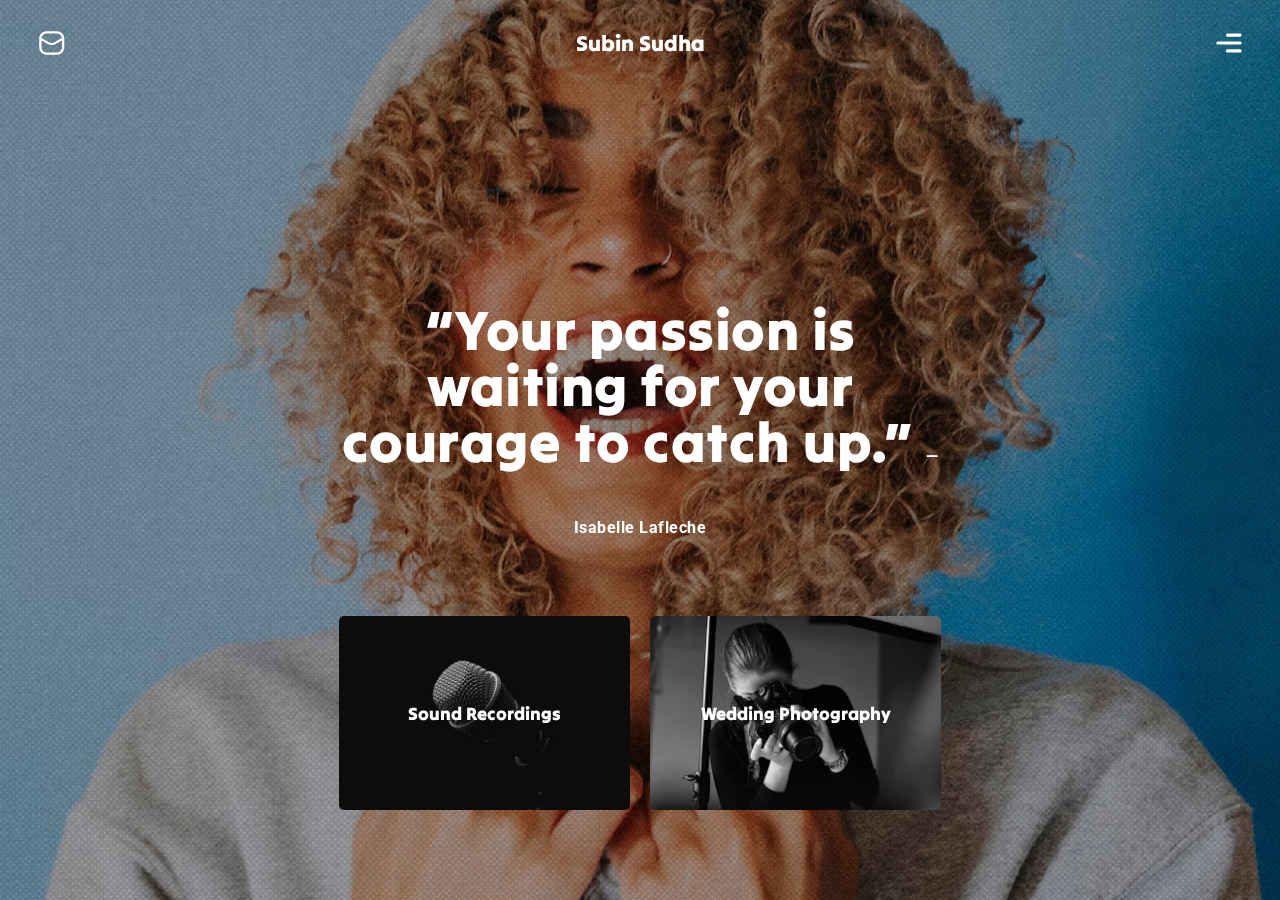
<file: index.html>
<!DOCTYPE html>
<html lang="en">
  <head>
    <meta charset="UTF-8" />
    <link rel="icon" href="./assets/images/favicon.ico" />
    <meta
      name="viewport"
      content="width=device-width,initial-scale=1.0, user-scalable=no"
    />

    <link rel="stylesheet" href="./assets/style/main.css" />
    <title>Subin Sudha | Wedding photographer</title>
  </head>
  <body>
    <header class="main-header">
      <div class="container-fluid">
        <div class="row">
          <div class="header-block">
            <div class="header-action">
              <a href="mailto:subinkumarpsabc@gmail.com" class="btn mail">
                <svg viewBox="0 -0.5 25 25" fill="none">
                  <path
                    d="M19.7505 9.02905C19.7652 9.443 20.1127 9.76663 20.5267 9.75189C20.9406 9.73715 21.2643 9.38962 21.2495 8.97567L19.7505 9.02905ZM16.214 5.00236V5.75236C16.2224 5.75236 16.2307 5.75222 16.2391 5.75194L16.214 5.00236ZM9.786 5.00236L9.76095 5.75194C9.7693 5.75222 9.77765 5.75236 9.786 5.75236V5.00236ZM4.75048 8.97567C4.73573 9.38962 5.05936 9.73715 5.47331 9.75189C5.88726 9.76663 6.23478 9.443 6.24952 9.02905L4.75048 8.97567ZM21.25 9.00236C21.25 8.58815 20.9142 8.25236 20.5 8.25236C20.0858 8.25236 19.75 8.58815 19.75 9.00236H21.25ZM20.5 15.0024L21.2495 15.029C21.2498 15.0202 21.25 15.0113 21.25 15.0024H20.5ZM16.214 19.0024L16.2391 18.2528C16.2307 18.2525 16.2224 18.2524 16.214 18.2524V19.0024ZM9.786 19.0024V18.2524C9.77765 18.2524 9.7693 18.2525 9.76095 18.2528L9.786 19.0024ZM5.5 15.0024H4.75C4.75 15.0113 4.75016 15.0202 4.75048 15.029L5.5 15.0024ZM6.25 9.00236C6.25 8.58815 5.91421 8.25236 5.5 8.25236C5.08579 8.25236 4.75 8.58815 4.75 9.00236H6.25ZM20.8783 9.64996C21.236 9.44103 21.3565 8.98172 21.1476 8.62406C20.9387 8.2664 20.4794 8.14583 20.1217 8.35476L20.8783 9.64996ZM15.236 12.0774L14.8577 11.4297L14.8515 11.4334L15.236 12.0774ZM10.764 12.0774L11.1486 11.4334L11.1423 11.4298L10.764 12.0774ZM5.8783 8.35476C5.52064 8.14583 5.06133 8.2664 4.8524 8.62406C4.64347 8.98172 4.76404 9.44103 5.1217 9.64996L5.8783 8.35476ZM21.2495 8.97567C21.1534 6.27536 18.8895 4.16252 16.1889 4.25278L16.2391 5.75194C18.1129 5.68931 19.6838 7.15537 19.7505 9.02905L21.2495 8.97567ZM16.214 4.25236H9.786V5.75236H16.214V4.25236ZM9.81105 4.25278C7.11054 4.16252 4.84663 6.27536 4.75048 8.97567L6.24952 9.02905C6.31625 7.15537 7.88712 5.68931 9.76095 5.75194L9.81105 4.25278ZM19.75 9.00236V15.0024H21.25V9.00236H19.75ZM19.7505 14.9757C19.6838 16.8494 18.1129 18.3154 16.2391 18.2528L16.1889 19.7519C18.8895 19.8422 21.1534 17.7294 21.2495 15.029L19.7505 14.9757ZM16.214 18.2524H9.786V19.7524H16.214V18.2524ZM9.76095 18.2528C7.88712 18.3154 6.31624 16.8494 6.24952 14.9757L4.75048 15.029C4.84663 17.7294 7.11054 19.8422 9.81105 19.7519L9.76095 18.2528ZM6.25 15.0024V9.00236H4.75V15.0024H6.25ZM20.1217 8.35476L14.8577 11.4298L15.6143 12.725L20.8783 9.64996L20.1217 8.35476ZM14.8515 11.4334C13.7111 12.1145 12.2889 12.1145 11.1485 11.4334L10.3795 12.7213C11.9935 13.6852 14.0065 13.6852 15.6205 12.7213L14.8515 11.4334ZM11.1423 11.4298L5.8783 8.35476L5.1217 9.64996L10.3857 12.725L11.1423 11.4298Z"
                    fill="#ffffff"
                  />
                </svg>
              </a>
            </div>
            <div class="header-logo">
              <a href="/subinsudhagalleryHtml">
                <h3>Subin Sudha</h3>
              </a>
            </div>
            <div class="header-action">
              <button class="btn menu" id="nav-menu-toggle">
                <svg viewBox="0 0 24 24" fill="none">
                  <path
                    d="M11 17H19M5 12H19M11 7H19"
                    stroke="#ffffff"
                    stroke-width="2"
                    stroke-linecap="round"
                    stroke-linejoin="round"
                  />
                </svg>
              </button>
            </div>
          </div>
        </div>
      </div>
    </header>

    <main class="main">
      <div class="landing-banner">
        <div class="banner-overlay"></div>
      </div>
      <div class="landing-content">
        <div class="landing-content-text">
          <!-- <h1>
            “Love what you do and do what you love. Passion is the key that
            opens the door to joy and abundance.”
            <span>— David Cuschieri</span>
          </h1> -->
          <h1>
            “Your passion is waiting for your courage to catch up.”
            <span>— Isabelle Lafleche</span>
          </h1>
        </div>
        <div class="landing-showcase">
          <ul class="showcase-list">
            <li>
              <a href="/subinsudhagalleryHtml/sounds.html">
                <img
                  src="./assets/images/show_horizontal_1.jpg"
                  alt="showcase image"
                />
                <span>Sound Recordings</span>
              </a>
            </li>
            <li>
              <a href="/subinsudhagalleryHtml/stories.html">
                <img
                  src="./assets/images/show_horizontal_2.jpg"
                  alt="showcase image"
                />
                <span>Wedding Photography</span>
              </a>
            </li>
          </ul>
        </div>
      </div>
    </main>

    <!-- side menu -->
    <div class="overlay" id="menu-overlay"></div>
    <aside class="main-navigation" id="main-navigation">
      <!-- <button class="theme-change" id="theme-toggle">Dark mode</button> -->
      <button class="close-nav" id="nav-menu-close">
        <svg viewBox="0 -0.5 25 25" fill="none">
          <path
            d="M6.96967 16.4697C6.67678 16.7626 6.67678 17.2374 6.96967 17.5303C7.26256 17.8232 7.73744 17.8232 8.03033 17.5303L6.96967 16.4697ZM13.0303 12.5303C13.3232 12.2374 13.3232 11.7626 13.0303 11.4697C12.7374 11.1768 12.2626 11.1768 11.9697 11.4697L13.0303 12.5303ZM11.9697 11.4697C11.6768 11.7626 11.6768 12.2374 11.9697 12.5303C12.2626 12.8232 12.7374 12.8232 13.0303 12.5303L11.9697 11.4697ZM18.0303 7.53033C18.3232 7.23744 18.3232 6.76256 18.0303 6.46967C17.7374 6.17678 17.2626 6.17678 16.9697 6.46967L18.0303 7.53033ZM13.0303 11.4697C12.7374 11.1768 12.2626 11.1768 11.9697 11.4697C11.6768 11.7626 11.6768 12.2374 11.9697 12.5303L13.0303 11.4697ZM16.9697 17.5303C17.2626 17.8232 17.7374 17.8232 18.0303 17.5303C18.3232 17.2374 18.3232 16.7626 18.0303 16.4697L16.9697 17.5303ZM11.9697 12.5303C12.2626 12.8232 12.7374 12.8232 13.0303 12.5303C13.3232 12.2374 13.3232 11.7626 13.0303 11.4697L11.9697 12.5303ZM8.03033 6.46967C7.73744 6.17678 7.26256 6.17678 6.96967 6.46967C6.67678 6.76256 6.67678 7.23744 6.96967 7.53033L8.03033 6.46967ZM8.03033 17.5303L13.0303 12.5303L11.9697 11.4697L6.96967 16.4697L8.03033 17.5303ZM13.0303 12.5303L18.0303 7.53033L16.9697 6.46967L11.9697 11.4697L13.0303 12.5303ZM11.9697 12.5303L16.9697 17.5303L18.0303 16.4697L13.0303 11.4697L11.9697 12.5303ZM13.0303 11.4697L8.03033 6.46967L6.96967 7.53033L11.9697 12.5303L13.0303 11.4697Z"
            fill="#000000"
          />
        </svg>
      </button>

      <div class="nav-container">
        <nav class="aside-row main-nav">
          <ul class="nav-list">
            <li class="nav-item">
              <a
                href="/subinsudhagalleryHtml/download-photos.html"
                data-text="Get your photos"
                >Get your photos</a
              >
            </li>
            <li class="nav-item">
              <a
                href="/subinsudhagalleryHtml/about-me.html"
                data-text="About me"
                >About me</a
              >
            </li>
            <li class="nav-item">
              <a
                href="/subinsudhagalleryHtml/sounds.html"
                data-text="Sound Recordings"
                >Sound Recordings</a
              >
            </li>
            <li class="nav-item">
              <a
                href="/subinsudhagalleryHtml/stories.html"
                data-text="Photography"
                >Photography</a
              >
            </li>
            <li class="nav-item">
              <a
                href="/subinsudhagalleryHtml/contact-me.html"
                data-text="Get in touch"
                >Get in touch</a
              >
            </li>
          </ul>
        </nav>
        <!-- <div class="aside-row theme-selector">hiiii</div> -->
        <div class="aside-row copyright-text">
          <p>
            All rights reserved. &copy;
            <script type="text/javascript">
              document.write(new Date().getFullYear());
            </script>
          </p>
          <p class="special-txt">
            Made with
            <svg
              class="heart-svg"
              fill="#ff0000"
              width="14px"
              height="14px"
              viewBox="0 0 32 32"
            >
              <path
                d="M26.996 12.898c-.064-2.207-1.084-4.021-2.527-5.13-1.856-1.428-4.415-1.69-6.542-.132-.702.516-1.359 1.23-1.927 2.168-.568-.938-1.224-1.652-1.927-2.167-2.127-1.559-4.685-1.297-6.542.132-1.444 1.109-2.463 2.923-2.527 5.13-.035 1.172.145 2.48.788 3.803 1.01 2.077 5.755 6.695 10.171 10.683l.035.038.002-.002.002.002.036-.038c4.415-3.987 9.159-8.605 10.17-10.683.644-1.323.822-2.632.788-3.804z"
              />
            </svg>
            by Arun
          </p>
        </div>
      </div>
    </aside>

    <div id="scroll-to-top"></div>

    <!-- Scripts -->
    <script src="https://code.jquery.com/jquery-2.2.4.min.js"></script>
    <script src="./assets/js/index.js"></script>
  </body>
</html>
</file>
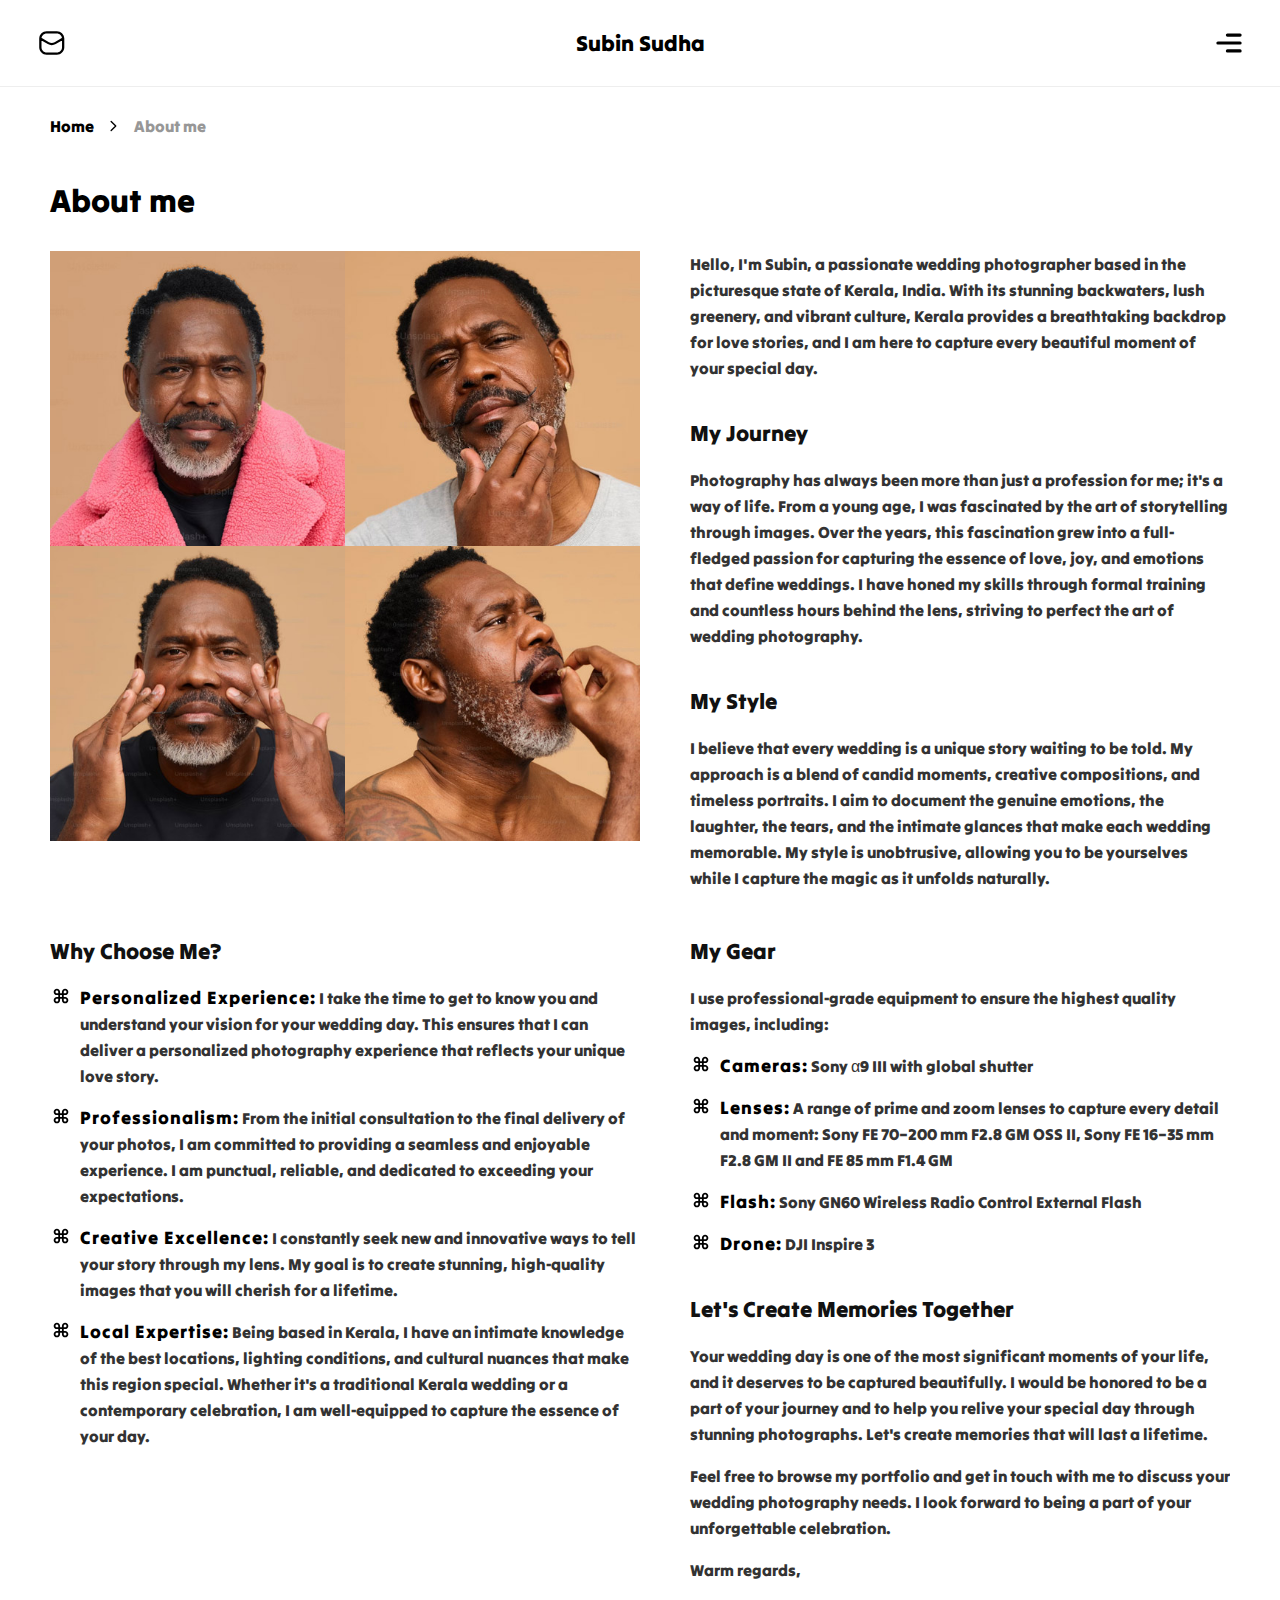
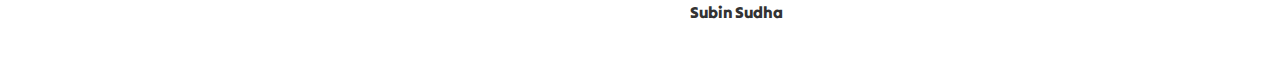
<file: about-me.html>
<!DOCTYPE html>
<html lang="en">
  <head>
    <meta charset="UTF-8" />
    <link rel="icon" href="./assets/images/favicon.ico" />
    <meta
      name="viewport"
      content="width=device-width,initial-scale=1.0, user-scalable=no"
    />

    <link rel="stylesheet" href="./assets/style/simpleLightbox.min.css" />
    <link rel="stylesheet" href="./assets/style/main.css" />
    <title>Subin Sudha | About me</title>
  </head>
  <body>
    <header class="main-header header-light">
      <div class="container-fluid">
        <div class="row">
          <div class="header-block">
            <div class="header-action">
              <a href="mailto:subinkumarpsabc@gmail.com" class="btn mail">
                <svg viewBox="0 -0.5 25 25" fill="none">
                  <path
                    d="M19.7505 9.02905C19.7652 9.443 20.1127 9.76663 20.5267 9.75189C20.9406 9.73715 21.2643 9.38962 21.2495 8.97567L19.7505 9.02905ZM16.214 5.00236V5.75236C16.2224 5.75236 16.2307 5.75222 16.2391 5.75194L16.214 5.00236ZM9.786 5.00236L9.76095 5.75194C9.7693 5.75222 9.77765 5.75236 9.786 5.75236V5.00236ZM4.75048 8.97567C4.73573 9.38962 5.05936 9.73715 5.47331 9.75189C5.88726 9.76663 6.23478 9.443 6.24952 9.02905L4.75048 8.97567ZM21.25 9.00236C21.25 8.58815 20.9142 8.25236 20.5 8.25236C20.0858 8.25236 19.75 8.58815 19.75 9.00236H21.25ZM20.5 15.0024L21.2495 15.029C21.2498 15.0202 21.25 15.0113 21.25 15.0024H20.5ZM16.214 19.0024L16.2391 18.2528C16.2307 18.2525 16.2224 18.2524 16.214 18.2524V19.0024ZM9.786 19.0024V18.2524C9.77765 18.2524 9.7693 18.2525 9.76095 18.2528L9.786 19.0024ZM5.5 15.0024H4.75C4.75 15.0113 4.75016 15.0202 4.75048 15.029L5.5 15.0024ZM6.25 9.00236C6.25 8.58815 5.91421 8.25236 5.5 8.25236C5.08579 8.25236 4.75 8.58815 4.75 9.00236H6.25ZM20.8783 9.64996C21.236 9.44103 21.3565 8.98172 21.1476 8.62406C20.9387 8.2664 20.4794 8.14583 20.1217 8.35476L20.8783 9.64996ZM15.236 12.0774L14.8577 11.4297L14.8515 11.4334L15.236 12.0774ZM10.764 12.0774L11.1486 11.4334L11.1423 11.4298L10.764 12.0774ZM5.8783 8.35476C5.52064 8.14583 5.06133 8.2664 4.8524 8.62406C4.64347 8.98172 4.76404 9.44103 5.1217 9.64996L5.8783 8.35476ZM21.2495 8.97567C21.1534 6.27536 18.8895 4.16252 16.1889 4.25278L16.2391 5.75194C18.1129 5.68931 19.6838 7.15537 19.7505 9.02905L21.2495 8.97567ZM16.214 4.25236H9.786V5.75236H16.214V4.25236ZM9.81105 4.25278C7.11054 4.16252 4.84663 6.27536 4.75048 8.97567L6.24952 9.02905C6.31625 7.15537 7.88712 5.68931 9.76095 5.75194L9.81105 4.25278ZM19.75 9.00236V15.0024H21.25V9.00236H19.75ZM19.7505 14.9757C19.6838 16.8494 18.1129 18.3154 16.2391 18.2528L16.1889 19.7519C18.8895 19.8422 21.1534 17.7294 21.2495 15.029L19.7505 14.9757ZM16.214 18.2524H9.786V19.7524H16.214V18.2524ZM9.76095 18.2528C7.88712 18.3154 6.31624 16.8494 6.24952 14.9757L4.75048 15.029C4.84663 17.7294 7.11054 19.8422 9.81105 19.7519L9.76095 18.2528ZM6.25 15.0024V9.00236H4.75V15.0024H6.25ZM20.1217 8.35476L14.8577 11.4298L15.6143 12.725L20.8783 9.64996L20.1217 8.35476ZM14.8515 11.4334C13.7111 12.1145 12.2889 12.1145 11.1485 11.4334L10.3795 12.7213C11.9935 13.6852 14.0065 13.6852 15.6205 12.7213L14.8515 11.4334ZM11.1423 11.4298L5.8783 8.35476L5.1217 9.64996L10.3857 12.725L11.1423 11.4298Z"
                    fill="#ffffff"
                  />
                </svg>
              </a>
            </div>
            <div class="header-logo">
              <a href="/subinsudhagalleryHtml">
                <h3>Subin Sudha</h3>
              </a>
            </div>
            <div class="header-action">
              <button class="btn menu" id="nav-menu-toggle">
                <svg viewBox="0 0 24 24" fill="none">
                  <path
                    d="M11 17H19M5 12H19M11 7H19"
                    stroke="#ffffff"
                    stroke-width="2"
                    stroke-linecap="round"
                    stroke-linejoin="round"
                  />
                </svg>
              </button>
            </div>
          </div>
        </div>
      </div>
    </header>

    <main class="page-wrapper">
      <div class="container">
        <div class="row">
          <div class="breadcrumb">
            <ul class="breadcrumb-list">
              <li class="breadcrumb-item">
                <a href="/subinsudhagalleryHtml">Home</a>
              </li>
              <li class="breadcrumb-item">
                <span>About me</span>
              </li>
            </ul>
          </div>
        </div>
        <div class="row">
          <div class="section-header">
            <h2>About me</h2>
          </div>
          <div class="content-wrapper">
            <div class="single-page-wrapper wrapper__flex">
              <div class="page-splits split__left">
                <img
                  class="about-image"
                  src="./assets/images/about-image.jpg"
                />
              </div>
              <div class="page-splits split__right">
                <div class="about-me-content">
                  <p>
                    Hello, I'm Subin, a passionate wedding photographer based in
                    the picturesque state of Kerala, India. With its stunning
                    backwaters, lush greenery, and vibrant culture, Kerala
                    provides a breathtaking backdrop for love stories, and I am
                    here to capture every beautiful moment of your special day.
                  </p>
                  <h3>My Journey</h3>
                  <p>
                    Photography has always been more than just a profession for
                    me; it's a way of life. From a young age, I was fascinated
                    by the art of storytelling through images. Over the years,
                    this fascination grew into a full-fledged passion for
                    capturing the essence of love, joy, and emotions that define
                    weddings. I have honed my skills through formal training and
                    countless hours behind the lens, striving to perfect the art
                    of wedding photography.
                  </p>
                  <h3>My Style</h3>
                  <p>
                    I believe that every wedding is a unique story waiting to be
                    told. My approach is a blend of candid moments, creative
                    compositions, and timeless portraits. I aim to document the
                    genuine emotions, the laughter, the tears, and the intimate
                    glances that make each wedding memorable. My style is
                    unobtrusive, allowing you to be yourselves while I capture
                    the magic as it unfolds naturally.
                  </p>
                </div>
              </div>
            </div>

            <div
              class="single-page-wrapper wrapper__flex single__page__wrapper__sub"
            >
              <div class="page-splits split__left">
                <div class="about-me-content">
                  <h3 class="mt-none">Why Choose Me?</h3>
                  <ul>
                    <li>
                      <strong>Personalized Experience:</strong> I take the time
                      to get to know you and understand your vision for your
                      wedding day. This ensures that I can deliver a
                      personalized photography experience that reflects your
                      unique love story.
                    </li>
                    <li>
                      <strong>Professionalism:</strong> From the initial
                      consultation to the final delivery of your photos, I am
                      committed to providing a seamless and enjoyable
                      experience. I am punctual, reliable, and dedicated to
                      exceeding your expectations.
                    </li>
                    <li>
                      <strong>Creative Excellence:</strong> I constantly seek
                      new and innovative ways to tell your story through my
                      lens. My goal is to create stunning, high-quality images
                      that you will cherish for a lifetime.
                    </li>
                    <li>
                      <strong>Local Expertise:</strong> Being based in Kerala, I
                      have an intimate knowledge of the best locations, lighting
                      conditions, and cultural nuances that make this region
                      special. Whether it's a traditional Kerala wedding or a
                      contemporary celebration, I am well-equipped to capture
                      the essence of your day.
                    </li>
                  </ul>
                </div>
              </div>
              <div class="page-splits split__right">
                <div class="about-me-content">
                  <h3 class="mt-none">My Gear</h3>
                  <p>
                    I use professional-grade equipment to ensure the highest
                    quality images, including:
                  </p>

                  <ul>
                    <li>
                      <strong>Cameras:</strong> Sony α9 III with global shutter
                    </li>
                    <li>
                      <strong>Lenses:</strong> A range of prime and zoom lenses
                      to capture every detail and moment: Sony FE 70–200 mm F2.8
                      GM OSS II, Sony FE 16–35 mm F2.8 GM II and FE 85 mm F1.4
                      GM
                    </li>
                    <li>
                      <strong>Flash:</strong> Sony GN60 Wireless Radio Control
                      External Flash
                    </li>
                    <li><strong>Drone:</strong> DJI Inspire 3</li>
                  </ul>

                  <h3>Let's Create Memories Together</h3>
                  <p>
                    Your wedding day is one of the most significant moments of
                    your life, and it deserves to be captured beautifully. I
                    would be honored to be a part of your journey and to help
                    you relive your special day through stunning photographs.
                    Let's create memories that will last a lifetime.
                  </p>
                  <p>
                    Feel free to browse my portfolio and get in touch with me to
                    discuss your wedding photography needs. I look forward to
                    being a part of your unforgettable celebration.
                  </p>
                  <p>Warm regards,</p>
                  <p><strong>Subin Sudha</strong></p>
                </div>
              </div>
            </div>

            <!-- 777777777777777777777777777777777777777777 -->
          </div>
        </div>
      </div>
    </main>

    <!-- side menu -->
    <div class="overlay" id="menu-overlay"></div>
    <aside class="main-navigation" id="main-navigation">
      <!-- <button class="theme-change" id="theme-toggle">Dark mode</button> -->
      <button class="close-nav" id="nav-menu-close">
        <svg viewBox="0 -0.5 25 25" fill="none">
          <path
            d="M6.96967 16.4697C6.67678 16.7626 6.67678 17.2374 6.96967 17.5303C7.26256 17.8232 7.73744 17.8232 8.03033 17.5303L6.96967 16.4697ZM13.0303 12.5303C13.3232 12.2374 13.3232 11.7626 13.0303 11.4697C12.7374 11.1768 12.2626 11.1768 11.9697 11.4697L13.0303 12.5303ZM11.9697 11.4697C11.6768 11.7626 11.6768 12.2374 11.9697 12.5303C12.2626 12.8232 12.7374 12.8232 13.0303 12.5303L11.9697 11.4697ZM18.0303 7.53033C18.3232 7.23744 18.3232 6.76256 18.0303 6.46967C17.7374 6.17678 17.2626 6.17678 16.9697 6.46967L18.0303 7.53033ZM13.0303 11.4697C12.7374 11.1768 12.2626 11.1768 11.9697 11.4697C11.6768 11.7626 11.6768 12.2374 11.9697 12.5303L13.0303 11.4697ZM16.9697 17.5303C17.2626 17.8232 17.7374 17.8232 18.0303 17.5303C18.3232 17.2374 18.3232 16.7626 18.0303 16.4697L16.9697 17.5303ZM11.9697 12.5303C12.2626 12.8232 12.7374 12.8232 13.0303 12.5303C13.3232 12.2374 13.3232 11.7626 13.0303 11.4697L11.9697 12.5303ZM8.03033 6.46967C7.73744 6.17678 7.26256 6.17678 6.96967 6.46967C6.67678 6.76256 6.67678 7.23744 6.96967 7.53033L8.03033 6.46967ZM8.03033 17.5303L13.0303 12.5303L11.9697 11.4697L6.96967 16.4697L8.03033 17.5303ZM13.0303 12.5303L18.0303 7.53033L16.9697 6.46967L11.9697 11.4697L13.0303 12.5303ZM11.9697 12.5303L16.9697 17.5303L18.0303 16.4697L13.0303 11.4697L11.9697 12.5303ZM13.0303 11.4697L8.03033 6.46967L6.96967 7.53033L11.9697 12.5303L13.0303 11.4697Z"
            fill="#000000"
          />
        </svg>
      </button>

      <div class="nav-container">
        <nav class="aside-row main-nav">
          <ul class="nav-list">
            <li class="nav-item">
              <a
                href="/subinsudhagalleryHtml/download-photos.html"
                data-text="Get your photos"
                >Get your photos</a
              >
            </li>
            <li class="nav-item active">
              <a href="javascript:void(0)" data-text="About me">About me</a>
            </li>
            <li class="nav-item">
              <a
                href="/subinsudhagalleryHtml/sounds.html"
                data-text="Sound Recordings"
                >Sound Recordings</a
              >
            </li>
            <li class="nav-item">
              <a
                href="/subinsudhagalleryHtml/stories.html"
                data-text="Photography"
                >Photography</a
              >
            </li>
            <li class="nav-item">
              <a
                href="/subinsudhagalleryHtml/contact-me.html"
                data-text="Get in touch"
                >Get in touch</a
              >
            </li>
          </ul>
        </nav>
        <!-- <div class="aside-row theme-selector">hiiii</div> -->
        <div class="aside-row copyright-text">
          <p>
            All rights reserved. &copy;
            <script type="text/javascript">
              document.write(new Date().getFullYear());
            </script>
          </p>
          <p class="special-txt">
            Made with
            <svg
              class="heart-svg"
              fill="#ff0000"
              width="14px"
              height="14px"
              viewBox="0 0 32 32"
            >
              <path
                d="M26.996 12.898c-.064-2.207-1.084-4.021-2.527-5.13-1.856-1.428-4.415-1.69-6.542-.132-.702.516-1.359 1.23-1.927 2.168-.568-.938-1.224-1.652-1.927-2.167-2.127-1.559-4.685-1.297-6.542.132-1.444 1.109-2.463 2.923-2.527 5.13-.035 1.172.145 2.48.788 3.803 1.01 2.077 5.755 6.695 10.171 10.683l.035.038.002-.002.002.002.036-.038c4.415-3.987 9.159-8.605 10.17-10.683.644-1.323.822-2.632.788-3.804z"
              />
            </svg>
            by Arun
          </p>
        </div>
      </div>
    </aside>

    <div class="scroll-to-top" id="scroll-to-top">
      <svg width="20px" height="20px" viewBox="0 0 24 24" fill="none">
        <path
          d="M5 15L10 9.84985C10.2563 9.57616 10.566 9.35814 10.9101 9.20898C11.2541 9.05983 11.625 8.98291 12 8.98291C12.375 8.98291 12.7459 9.05983 13.0899 9.20898C13.434 9.35814 13.7437 9.57616 14 9.84985L19 15"
          stroke="#ffffff"
          stroke-width="1.5"
          stroke-linecap="round"
          stroke-linejoin="round"
        />
      </svg>
    </div>

    <!-- Scripts -->
    <script src="https://code.jquery.com/jquery-2.2.4.min.js"></script>
    <script src="./assets/js/simpleLightbox.min.js"></script>
    <script src="./assets/js/index.js"></script>
    <script>
      $(".single-image-list a").simpleLightbox();
    </script>
  </body>
</html>
</file>
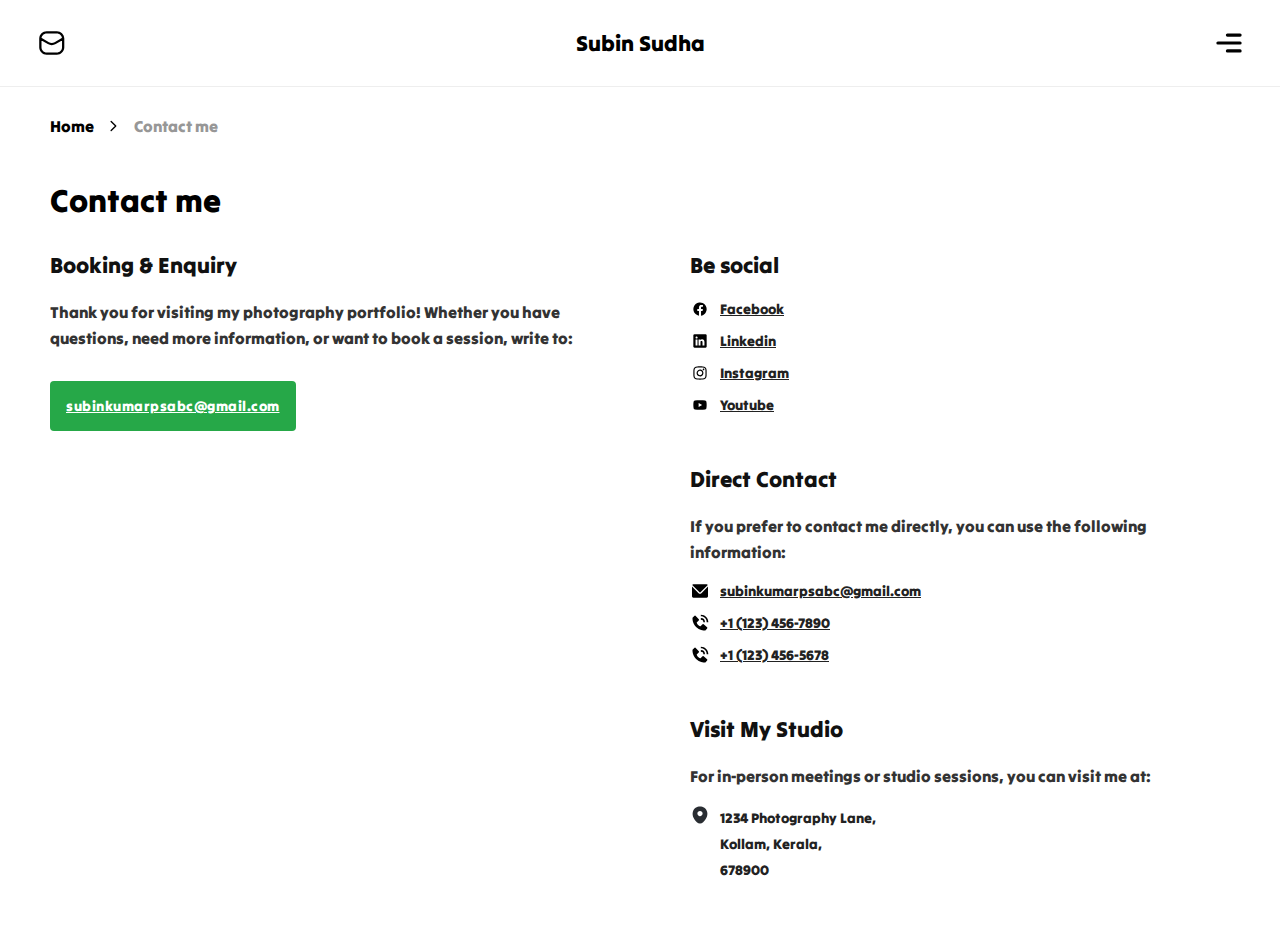
<file: contact-me.html>
<!DOCTYPE html>
<html lang="en">
  <head>
    <meta charset="UTF-8" />
    <link rel="icon" href="./assets/images/favicon.ico" />
    <meta
      name="viewport"
      content="width=device-width,initial-scale=1.0, user-scalable=no"
    />

    <link rel="stylesheet" href="./assets/style/simpleLightbox.min.css" />
    <link rel="stylesheet" href="./assets/style/main.css" />
    <title>Subin Sudha | Contact me</title>
  </head>
  <body>
    <header class="main-header header-light">
      <div class="container-fluid">
        <div class="row">
          <div class="header-block">
            <div class="header-action">
              <a href="mailto:subinkumarpsabc@gmail.com" class="btn mail">
                <svg viewBox="0 -0.5 25 25" fill="none">
                  <path
                    d="M19.7505 9.02905C19.7652 9.443 20.1127 9.76663 20.5267 9.75189C20.9406 9.73715 21.2643 9.38962 21.2495 8.97567L19.7505 9.02905ZM16.214 5.00236V5.75236C16.2224 5.75236 16.2307 5.75222 16.2391 5.75194L16.214 5.00236ZM9.786 5.00236L9.76095 5.75194C9.7693 5.75222 9.77765 5.75236 9.786 5.75236V5.00236ZM4.75048 8.97567C4.73573 9.38962 5.05936 9.73715 5.47331 9.75189C5.88726 9.76663 6.23478 9.443 6.24952 9.02905L4.75048 8.97567ZM21.25 9.00236C21.25 8.58815 20.9142 8.25236 20.5 8.25236C20.0858 8.25236 19.75 8.58815 19.75 9.00236H21.25ZM20.5 15.0024L21.2495 15.029C21.2498 15.0202 21.25 15.0113 21.25 15.0024H20.5ZM16.214 19.0024L16.2391 18.2528C16.2307 18.2525 16.2224 18.2524 16.214 18.2524V19.0024ZM9.786 19.0024V18.2524C9.77765 18.2524 9.7693 18.2525 9.76095 18.2528L9.786 19.0024ZM5.5 15.0024H4.75C4.75 15.0113 4.75016 15.0202 4.75048 15.029L5.5 15.0024ZM6.25 9.00236C6.25 8.58815 5.91421 8.25236 5.5 8.25236C5.08579 8.25236 4.75 8.58815 4.75 9.00236H6.25ZM20.8783 9.64996C21.236 9.44103 21.3565 8.98172 21.1476 8.62406C20.9387 8.2664 20.4794 8.14583 20.1217 8.35476L20.8783 9.64996ZM15.236 12.0774L14.8577 11.4297L14.8515 11.4334L15.236 12.0774ZM10.764 12.0774L11.1486 11.4334L11.1423 11.4298L10.764 12.0774ZM5.8783 8.35476C5.52064 8.14583 5.06133 8.2664 4.8524 8.62406C4.64347 8.98172 4.76404 9.44103 5.1217 9.64996L5.8783 8.35476ZM21.2495 8.97567C21.1534 6.27536 18.8895 4.16252 16.1889 4.25278L16.2391 5.75194C18.1129 5.68931 19.6838 7.15537 19.7505 9.02905L21.2495 8.97567ZM16.214 4.25236H9.786V5.75236H16.214V4.25236ZM9.81105 4.25278C7.11054 4.16252 4.84663 6.27536 4.75048 8.97567L6.24952 9.02905C6.31625 7.15537 7.88712 5.68931 9.76095 5.75194L9.81105 4.25278ZM19.75 9.00236V15.0024H21.25V9.00236H19.75ZM19.7505 14.9757C19.6838 16.8494 18.1129 18.3154 16.2391 18.2528L16.1889 19.7519C18.8895 19.8422 21.1534 17.7294 21.2495 15.029L19.7505 14.9757ZM16.214 18.2524H9.786V19.7524H16.214V18.2524ZM9.76095 18.2528C7.88712 18.3154 6.31624 16.8494 6.24952 14.9757L4.75048 15.029C4.84663 17.7294 7.11054 19.8422 9.81105 19.7519L9.76095 18.2528ZM6.25 15.0024V9.00236H4.75V15.0024H6.25ZM20.1217 8.35476L14.8577 11.4298L15.6143 12.725L20.8783 9.64996L20.1217 8.35476ZM14.8515 11.4334C13.7111 12.1145 12.2889 12.1145 11.1485 11.4334L10.3795 12.7213C11.9935 13.6852 14.0065 13.6852 15.6205 12.7213L14.8515 11.4334ZM11.1423 11.4298L5.8783 8.35476L5.1217 9.64996L10.3857 12.725L11.1423 11.4298Z"
                    fill="#ffffff"
                  />
                </svg>
              </a>
            </div>
            <div class="header-logo">
              <a href="/subinsudhagalleryHtml">
                <h3>Subin Sudha</h3>
              </a>
            </div>
            <div class="header-action">
              <button class="btn menu" id="nav-menu-toggle">
                <svg viewBox="0 0 24 24" fill="none">
                  <path
                    d="M11 17H19M5 12H19M11 7H19"
                    stroke="#ffffff"
                    stroke-width="2"
                    stroke-linecap="round"
                    stroke-linejoin="round"
                  />
                </svg>
              </button>
            </div>
          </div>
        </div>
      </div>
    </header>

    <main class="page-wrapper">
      <div class="container">
        <div class="row">
          <div class="breadcrumb">
            <ul class="breadcrumb-list">
              <li class="breadcrumb-item">
                <a href="/subinsudhagalleryHtml">Home</a>
              </li>
              <li class="breadcrumb-item">
                <span>Contact me</span>
              </li>
            </ul>
          </div>
        </div>
        <div class="row">
          <div class="section-header">
            <h2>Contact me</h2>
          </div>
          <div class="content-wrapper">
            <div class="single-page-wrapper wrapper__flex">
              <div class="page-splits split__left">
                <div class="contact-page-content">
                  <h3>Booking & Enquiry</h3>
                  <p>
                    Thank you for visiting my photography portfolio! Whether you
                    have questions, need more information, or want to book a
                    session, write to:
                  </p>
                  <div class="contact__action">
                    <a
                      class="email-enquiry"
                      href="mailto:subinkumarpsabc@gmail.com"
                      >subinkumarpsabc@gmail.com</a
                    >
                  </div>
                </div>
              </div>
              <div class="page-splits split__right">
                <div class="contact-page-content">
                  <div class="page-item-row">
                    <h3>Be social</h3>
                    <ul class="contact-list">
                      <li>
                        <a class="contact_item social__facebook" href="#">
                          <img
                            class="icon__element"
                            src="./assets/images/icons/facebook.svg"
                          />
                          <span>Facebook</span>
                        </a>
                      </li>
                      <li>
                        <a class="contact_item social__linkedin" href="#">
                          <img
                            class="icon__element"
                            src="./assets/images/icons/linkedin.svg"
                          />
                          <span>Linkedin</span>
                        </a>
                      </li>
                      <li>
                        <a class="contact_item social__instagram" href="#">
                          <img
                            class="icon__element"
                            src="./assets/images/icons/instagram.svg"
                          />
                          <span>Instagram</span>
                        </a>
                      </li>
                      <li>
                        <a class="contact_item social__youtube" href="#">
                          <img
                            class="icon__element"
                            src="./assets/images/icons/youtube.svg"
                          />
                          <span>Youtube</span>
                        </a>
                      </li>
                    </ul>
                  </div>
                  <div class="page-item-row">
                    <h3>Direct Contact</h3>
                    <p>
                      If you prefer to contact me directly, you can use the
                      following information:
                    </p>
                    <ul class="contact-list">
                      <li>
                        <a
                          class="contact_item contact__mail"
                          href="mailto:subinkumarpsabc@gmail.com"
                        >
                          <img
                            class="icon__element"
                            src="./assets/images/icons/envelope.svg"
                          />
                          <span>subinkumarpsabc@gmail.com</span>
                        </a>
                      </li>
                      <li>
                        <a
                          class="contact_item contact__phone"
                          href="tel:+1 (123) 456-7890"
                        >
                          <img
                            class="icon__element"
                            src="./assets/images/icons/phone.svg"
                          />
                          <span>+1 (123) 456-7890</span>
                        </a>
                      </li>
                      <li>
                        <a
                          class="contact_item contact__phone"
                          href="tel:+1 (123) 456-7890"
                        >
                          <img
                            class="icon__element"
                            src="./assets/images/icons/phone.svg"
                          />
                          <span>+1 (123) 456-5678</span>
                        </a>
                      </li>
                    </ul>
                  </div>
                  <div class="page-item-row">
                    <h3>Visit My Studio</h3>
                    <p>
                      For in-person meetings or studio sessions, you can visit
                      me at:
                    </p>
                    <div>
                      <ul class="contact-list">
                        <li>
                          <div class="contact__address">
                            <img
                              class="icon__element"
                              src="./assets/images/icons/map-marker.svg"
                            />
                            <p class="location-block">
                              1234 Photography Lane,<br />
                              Kollam, Kerala,
                              <br />
                              678900
                            </p>
                          </div>
                        </li>
                      </ul>
                    </div>
                  </div>
                </div>
              </div>
            </div>
          </div>
        </div>
      </div>
    </main>

    <!-- side menu -->
    <div class="overlay" id="menu-overlay"></div>
    <aside class="main-navigation" id="main-navigation">
      <!-- <button class="theme-change" id="theme-toggle">Dark mode</button> -->
      <button class="close-nav" id="nav-menu-close">
        <svg viewBox="0 -0.5 25 25" fill="none">
          <path
            d="M6.96967 16.4697C6.67678 16.7626 6.67678 17.2374 6.96967 17.5303C7.26256 17.8232 7.73744 17.8232 8.03033 17.5303L6.96967 16.4697ZM13.0303 12.5303C13.3232 12.2374 13.3232 11.7626 13.0303 11.4697C12.7374 11.1768 12.2626 11.1768 11.9697 11.4697L13.0303 12.5303ZM11.9697 11.4697C11.6768 11.7626 11.6768 12.2374 11.9697 12.5303C12.2626 12.8232 12.7374 12.8232 13.0303 12.5303L11.9697 11.4697ZM18.0303 7.53033C18.3232 7.23744 18.3232 6.76256 18.0303 6.46967C17.7374 6.17678 17.2626 6.17678 16.9697 6.46967L18.0303 7.53033ZM13.0303 11.4697C12.7374 11.1768 12.2626 11.1768 11.9697 11.4697C11.6768 11.7626 11.6768 12.2374 11.9697 12.5303L13.0303 11.4697ZM16.9697 17.5303C17.2626 17.8232 17.7374 17.8232 18.0303 17.5303C18.3232 17.2374 18.3232 16.7626 18.0303 16.4697L16.9697 17.5303ZM11.9697 12.5303C12.2626 12.8232 12.7374 12.8232 13.0303 12.5303C13.3232 12.2374 13.3232 11.7626 13.0303 11.4697L11.9697 12.5303ZM8.03033 6.46967C7.73744 6.17678 7.26256 6.17678 6.96967 6.46967C6.67678 6.76256 6.67678 7.23744 6.96967 7.53033L8.03033 6.46967ZM8.03033 17.5303L13.0303 12.5303L11.9697 11.4697L6.96967 16.4697L8.03033 17.5303ZM13.0303 12.5303L18.0303 7.53033L16.9697 6.46967L11.9697 11.4697L13.0303 12.5303ZM11.9697 12.5303L16.9697 17.5303L18.0303 16.4697L13.0303 11.4697L11.9697 12.5303ZM13.0303 11.4697L8.03033 6.46967L6.96967 7.53033L11.9697 12.5303L13.0303 11.4697Z"
            fill="#000000"
          />
        </svg>
      </button>

      <div class="nav-container">
        <nav class="aside-row main-nav">
          <ul class="nav-list">
            <li class="nav-item">
              <a
                href="/subinsudhagalleryHtml/download-photos.html"
                data-text="Get your photos"
                >Get your photos</a
              >
            </li>
            <li class="nav-item">
              <a
                href="/subinsudhagalleryHtml/about-me.html"
                data-text="About me"
                >About me</a
              >
            </li>
            <li class="nav-item">
              <a
                href="/subinsudhagalleryHtml/sounds.html"
                data-text="Sound Recordings"
                >Sound Recordings</a
              >
            </li>
            <li class="nav-item">
              <a
                href="/subinsudhagalleryHtml/stories.html"
                data-text="Photography"
                >Photography</a
              >
            </li>
            <li class="nav-item active">
              <a href="javascript:void(0)" data-text="Get in touch"
                >Get in touch</a
              >
            </li>
          </ul>
        </nav>
        <!-- <div class="aside-row theme-selector">hiiii</div> -->
        <div class="aside-row copyright-text">
          <p>
            All rights reserved. &copy;
            <script type="text/javascript">
              document.write(new Date().getFullYear());
            </script>
          </p>
          <p class="special-txt">
            Made with
            <svg
              class="heart-svg"
              fill="#ff0000"
              width="14px"
              height="14px"
              viewBox="0 0 32 32"
            >
              <path
                d="M26.996 12.898c-.064-2.207-1.084-4.021-2.527-5.13-1.856-1.428-4.415-1.69-6.542-.132-.702.516-1.359 1.23-1.927 2.168-.568-.938-1.224-1.652-1.927-2.167-2.127-1.559-4.685-1.297-6.542.132-1.444 1.109-2.463 2.923-2.527 5.13-.035 1.172.145 2.48.788 3.803 1.01 2.077 5.755 6.695 10.171 10.683l.035.038.002-.002.002.002.036-.038c4.415-3.987 9.159-8.605 10.17-10.683.644-1.323.822-2.632.788-3.804z"
              />
            </svg>
            by Arun
          </p>
        </div>
      </div>
    </aside>

    <div class="scroll-to-top" id="scroll-to-top">
      <svg width="20px" height="20px" viewBox="0 0 24 24" fill="none">
        <path
          d="M5 15L10 9.84985C10.2563 9.57616 10.566 9.35814 10.9101 9.20898C11.2541 9.05983 11.625 8.98291 12 8.98291C12.375 8.98291 12.7459 9.05983 13.0899 9.20898C13.434 9.35814 13.7437 9.57616 14 9.84985L19 15"
          stroke="#ffffff"
          stroke-width="1.5"
          stroke-linecap="round"
          stroke-linejoin="round"
        />
      </svg>
    </div>

    <!-- Scripts -->
    <script src="https://code.jquery.com/jquery-2.2.4.min.js"></script>
    <script src="./assets/js/simpleLightbox.min.js"></script>
    <script src="./assets/js/index.js"></script>
    <script>
      $(".single-image-list a").simpleLightbox();
    </script>
  </body>
</html>
</file>
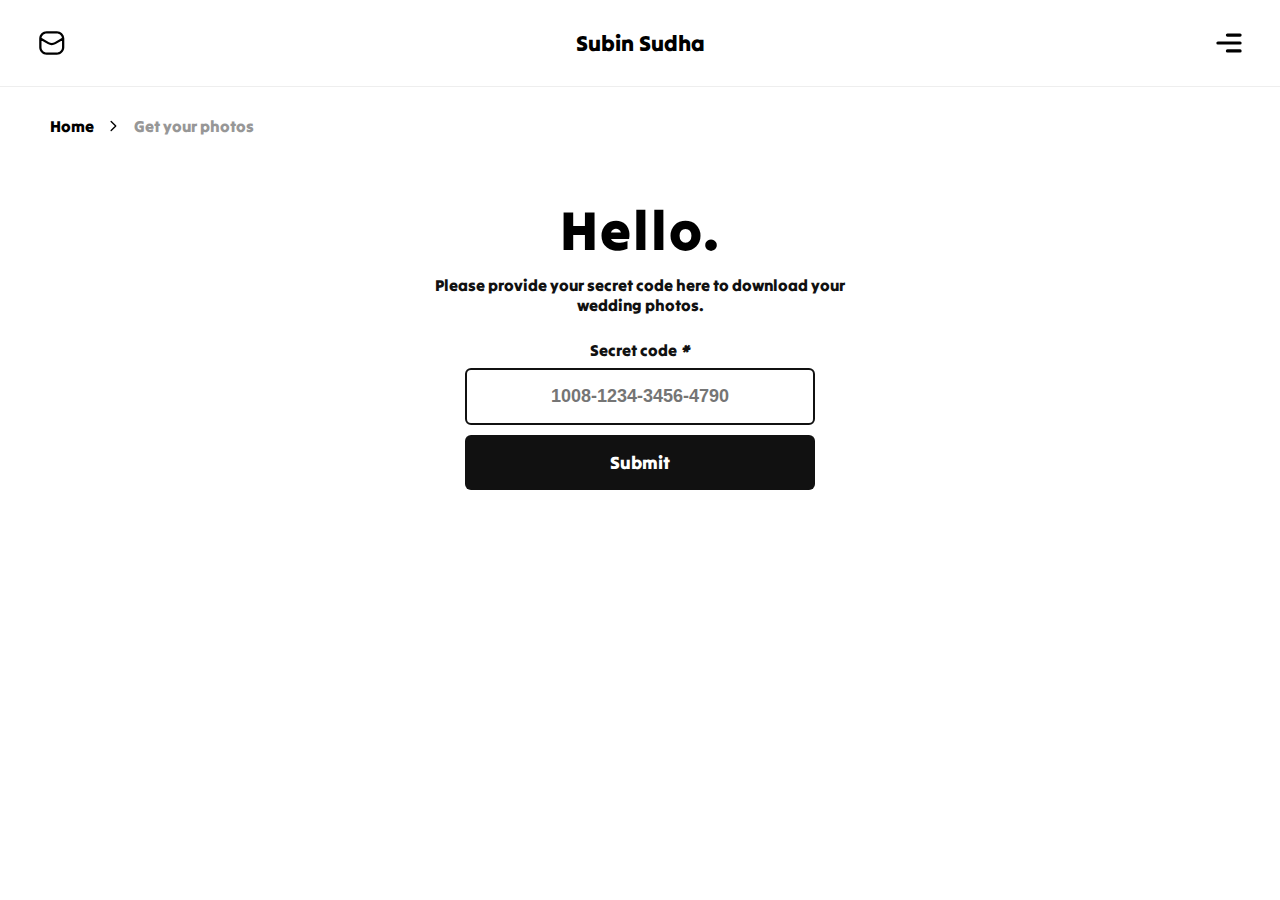
<file: download-photos.html>
<!DOCTYPE html>
<html lang="en">
  <head>
    <meta charset="UTF-8" />
    <link rel="icon" href="./assets/images/favicon.ico" />
    <meta
      name="viewport"
      content="width=device-width,initial-scale=1.0, user-scalable=no"
    />

    <link rel="stylesheet" href="./assets/style/simpleLightbox.min.css" />
    <link rel="stylesheet" href="./assets/style/main.css" />
    <title>Subin Sudha | Download</title>
  </head>
  <body>
    <header class="main-header header-light">
      <div class="container-fluid">
        <div class="row">
          <div class="header-block">
            <div class="header-action">
              <a href="mailto:subinkumarpsabc@gmail.com" class="btn mail">
                <svg viewBox="0 -0.5 25 25" fill="none">
                  <path
                    d="M19.7505 9.02905C19.7652 9.443 20.1127 9.76663 20.5267 9.75189C20.9406 9.73715 21.2643 9.38962 21.2495 8.97567L19.7505 9.02905ZM16.214 5.00236V5.75236C16.2224 5.75236 16.2307 5.75222 16.2391 5.75194L16.214 5.00236ZM9.786 5.00236L9.76095 5.75194C9.7693 5.75222 9.77765 5.75236 9.786 5.75236V5.00236ZM4.75048 8.97567C4.73573 9.38962 5.05936 9.73715 5.47331 9.75189C5.88726 9.76663 6.23478 9.443 6.24952 9.02905L4.75048 8.97567ZM21.25 9.00236C21.25 8.58815 20.9142 8.25236 20.5 8.25236C20.0858 8.25236 19.75 8.58815 19.75 9.00236H21.25ZM20.5 15.0024L21.2495 15.029C21.2498 15.0202 21.25 15.0113 21.25 15.0024H20.5ZM16.214 19.0024L16.2391 18.2528C16.2307 18.2525 16.2224 18.2524 16.214 18.2524V19.0024ZM9.786 19.0024V18.2524C9.77765 18.2524 9.7693 18.2525 9.76095 18.2528L9.786 19.0024ZM5.5 15.0024H4.75C4.75 15.0113 4.75016 15.0202 4.75048 15.029L5.5 15.0024ZM6.25 9.00236C6.25 8.58815 5.91421 8.25236 5.5 8.25236C5.08579 8.25236 4.75 8.58815 4.75 9.00236H6.25ZM20.8783 9.64996C21.236 9.44103 21.3565 8.98172 21.1476 8.62406C20.9387 8.2664 20.4794 8.14583 20.1217 8.35476L20.8783 9.64996ZM15.236 12.0774L14.8577 11.4297L14.8515 11.4334L15.236 12.0774ZM10.764 12.0774L11.1486 11.4334L11.1423 11.4298L10.764 12.0774ZM5.8783 8.35476C5.52064 8.14583 5.06133 8.2664 4.8524 8.62406C4.64347 8.98172 4.76404 9.44103 5.1217 9.64996L5.8783 8.35476ZM21.2495 8.97567C21.1534 6.27536 18.8895 4.16252 16.1889 4.25278L16.2391 5.75194C18.1129 5.68931 19.6838 7.15537 19.7505 9.02905L21.2495 8.97567ZM16.214 4.25236H9.786V5.75236H16.214V4.25236ZM9.81105 4.25278C7.11054 4.16252 4.84663 6.27536 4.75048 8.97567L6.24952 9.02905C6.31625 7.15537 7.88712 5.68931 9.76095 5.75194L9.81105 4.25278ZM19.75 9.00236V15.0024H21.25V9.00236H19.75ZM19.7505 14.9757C19.6838 16.8494 18.1129 18.3154 16.2391 18.2528L16.1889 19.7519C18.8895 19.8422 21.1534 17.7294 21.2495 15.029L19.7505 14.9757ZM16.214 18.2524H9.786V19.7524H16.214V18.2524ZM9.76095 18.2528C7.88712 18.3154 6.31624 16.8494 6.24952 14.9757L4.75048 15.029C4.84663 17.7294 7.11054 19.8422 9.81105 19.7519L9.76095 18.2528ZM6.25 15.0024V9.00236H4.75V15.0024H6.25ZM20.1217 8.35476L14.8577 11.4298L15.6143 12.725L20.8783 9.64996L20.1217 8.35476ZM14.8515 11.4334C13.7111 12.1145 12.2889 12.1145 11.1485 11.4334L10.3795 12.7213C11.9935 13.6852 14.0065 13.6852 15.6205 12.7213L14.8515 11.4334ZM11.1423 11.4298L5.8783 8.35476L5.1217 9.64996L10.3857 12.725L11.1423 11.4298Z"
                    fill="#ffffff"
                  />
                </svg>
              </a>
            </div>
            <div class="header-logo">
              <a href="/subinsudhagalleryHtml">
                <h3>Subin Sudha</h3>
              </a>
            </div>
            <div class="header-action">
              <button class="btn menu" id="nav-menu-toggle">
                <svg viewBox="0 0 24 24" fill="none">
                  <path
                    d="M11 17H19M5 12H19M11 7H19"
                    stroke="#ffffff"
                    stroke-width="2"
                    stroke-linecap="round"
                    stroke-linejoin="round"
                  />
                </svg>
              </button>
            </div>
          </div>
        </div>
      </div>
    </header>

    <main class="page-wrapper">
      <div class="container">
        <div class="row">
          <div class="breadcrumb">
            <ul class="breadcrumb-list">
              <li class="breadcrumb-item">
                <a href="/subinsudhagalleryHtml">Home</a>
              </li>
              <li class="breadcrumb-item">
                <span>Get your photos</span>
              </li>
            </ul>
          </div>
        </div>
        <div class="row">
          <div class="content-wrapper">
            <div class="download-center-wrapper">
              <h1>Hello.</h1>
              <p class="download-page-txt-sub">
                Please provide your secret code here to download your wedding
                photos.
              </p>
              <div class="form-wrap">
                <div class="form-field">
                  <label for="secret-code" class="form-label">
                    Secret code <em>*</em>
                  </label>
                  <input
                    id="secret-code"
                    class="input-field"
                    type="text"
                    placeholder="1008-1234-3456-4790"
                    required
                  />
                </div>
                <div class="form-field">
                  <a
                    href="/subinsudhagalleryHtml/qr-download.html"
                    class="form-submit-btn"
                    >Submit</a
                  >
                </div>
              </div>
            </div>
          </div>
        </div>
      </div>
    </main>

    <!-- side menu -->
    <div class="overlay" id="menu-overlay"></div>
    <aside class="main-navigation" id="main-navigation">
      <!-- <button class="theme-change" id="theme-toggle">Dark mode</button> -->
      <button class="close-nav" id="nav-menu-close">
        <svg viewBox="0 -0.5 25 25" fill="none">
          <path
            d="M6.96967 16.4697C6.67678 16.7626 6.67678 17.2374 6.96967 17.5303C7.26256 17.8232 7.73744 17.8232 8.03033 17.5303L6.96967 16.4697ZM13.0303 12.5303C13.3232 12.2374 13.3232 11.7626 13.0303 11.4697C12.7374 11.1768 12.2626 11.1768 11.9697 11.4697L13.0303 12.5303ZM11.9697 11.4697C11.6768 11.7626 11.6768 12.2374 11.9697 12.5303C12.2626 12.8232 12.7374 12.8232 13.0303 12.5303L11.9697 11.4697ZM18.0303 7.53033C18.3232 7.23744 18.3232 6.76256 18.0303 6.46967C17.7374 6.17678 17.2626 6.17678 16.9697 6.46967L18.0303 7.53033ZM13.0303 11.4697C12.7374 11.1768 12.2626 11.1768 11.9697 11.4697C11.6768 11.7626 11.6768 12.2374 11.9697 12.5303L13.0303 11.4697ZM16.9697 17.5303C17.2626 17.8232 17.7374 17.8232 18.0303 17.5303C18.3232 17.2374 18.3232 16.7626 18.0303 16.4697L16.9697 17.5303ZM11.9697 12.5303C12.2626 12.8232 12.7374 12.8232 13.0303 12.5303C13.3232 12.2374 13.3232 11.7626 13.0303 11.4697L11.9697 12.5303ZM8.03033 6.46967C7.73744 6.17678 7.26256 6.17678 6.96967 6.46967C6.67678 6.76256 6.67678 7.23744 6.96967 7.53033L8.03033 6.46967ZM8.03033 17.5303L13.0303 12.5303L11.9697 11.4697L6.96967 16.4697L8.03033 17.5303ZM13.0303 12.5303L18.0303 7.53033L16.9697 6.46967L11.9697 11.4697L13.0303 12.5303ZM11.9697 12.5303L16.9697 17.5303L18.0303 16.4697L13.0303 11.4697L11.9697 12.5303ZM13.0303 11.4697L8.03033 6.46967L6.96967 7.53033L11.9697 12.5303L13.0303 11.4697Z"
            fill="#000000"
          />
        </svg>
      </button>

      <div class="nav-container">
        <nav class="aside-row main-nav">
          <ul class="nav-list">
            <li class="nav-item active">
              <a href="javascript:void(0)" data-text="Get your photos">
                Get your photos
              </a>
            </li>
            <li class="nav-item">
              <a
                href="/subinsudhagalleryHtml/about-me.html"
                data-text="About me"
                >About me</a
              >
            </li>
            <li class="nav-item">
              <a
                href="/subinsudhagalleryHtml/sounds.html"
                data-text="Sound Recordings"
                >Sound Recordings</a
              >
            </li>
            <li class="nav-item">
              <a
                href="/subinsudhagalleryHtml/stories.html"
                data-text="Photography"
                >Photography</a
              >
            </li>
            <li class="nav-item">
              <a
                href="/subinsudhagalleryHtml/contact-me.html"
                data-text="Get in touch"
              >
                Get in touch
              </a>
            </li>
          </ul>
        </nav>
        <!-- <div class="aside-row theme-selector">hiiii</div> -->
        <div class="aside-row copyright-text">
          <p>
            All rights reserved. &copy;
            <script type="text/javascript">
              document.write(new Date().getFullYear());
            </script>
          </p>
          <p class="special-txt">
            Made with
            <svg
              class="heart-svg"
              fill="#ff0000"
              width="14px"
              height="14px"
              viewBox="0 0 32 32"
            >
              <path
                d="M26.996 12.898c-.064-2.207-1.084-4.021-2.527-5.13-1.856-1.428-4.415-1.69-6.542-.132-.702.516-1.359 1.23-1.927 2.168-.568-.938-1.224-1.652-1.927-2.167-2.127-1.559-4.685-1.297-6.542.132-1.444 1.109-2.463 2.923-2.527 5.13-.035 1.172.145 2.48.788 3.803 1.01 2.077 5.755 6.695 10.171 10.683l.035.038.002-.002.002.002.036-.038c4.415-3.987 9.159-8.605 10.17-10.683.644-1.323.822-2.632.788-3.804z"
              />
            </svg>
            by Arun
          </p>
        </div>
      </div>
    </aside>

    <div class="scroll-to-top" id="scroll-to-top">
      <svg width="20px" height="20px" viewBox="0 0 24 24" fill="none">
        <path
          d="M5 15L10 9.84985C10.2563 9.57616 10.566 9.35814 10.9101 9.20898C11.2541 9.05983 11.625 8.98291 12 8.98291C12.375 8.98291 12.7459 9.05983 13.0899 9.20898C13.434 9.35814 13.7437 9.57616 14 9.84985L19 15"
          stroke="#ffffff"
          stroke-width="1.5"
          stroke-linecap="round"
          stroke-linejoin="round"
        />
      </svg>
    </div>

    <!-- Scripts -->
    <script src="https://code.jquery.com/jquery-2.2.4.min.js"></script>
    <script src="./assets/js/simpleLightbox.min.js"></script>
    <script src="./assets/js/index.js"></script>
    <script>
      $(".single-image-list a").simpleLightbox();
    </script>
  </body>
</html>
</file>
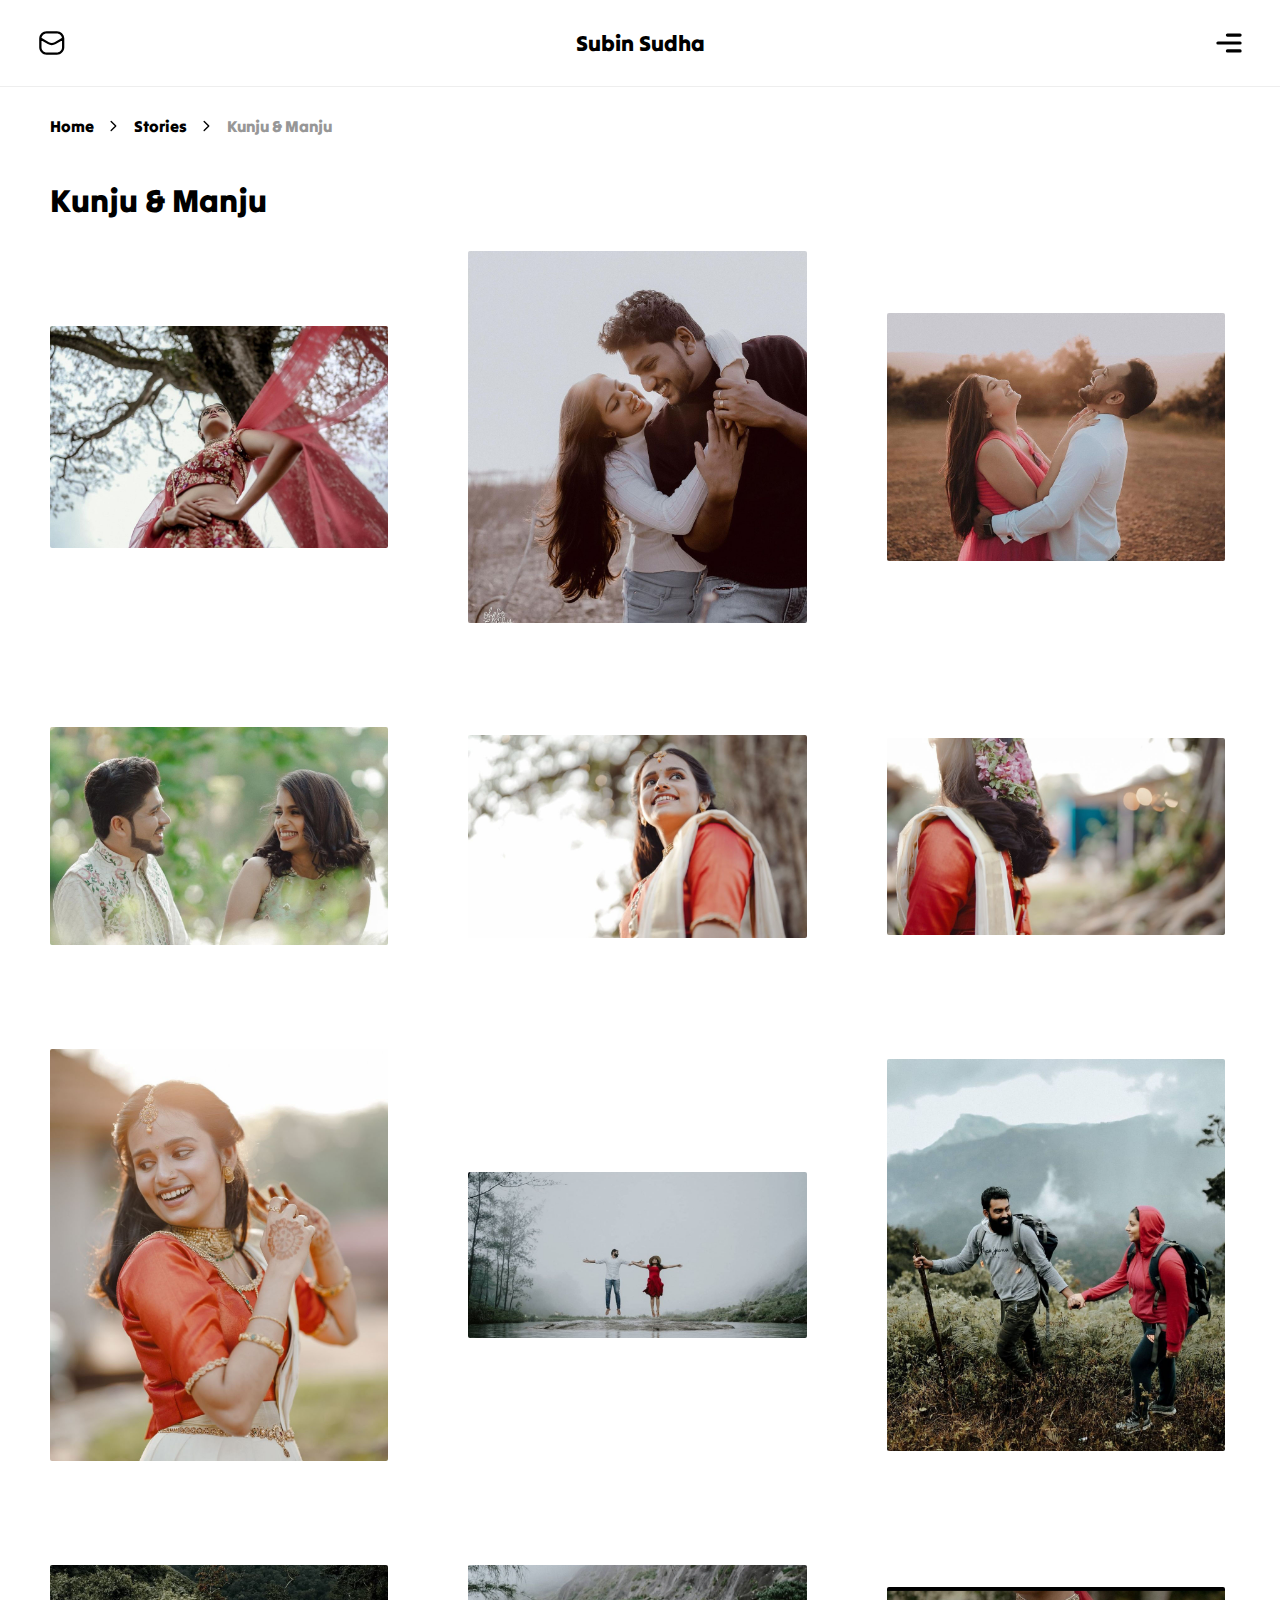
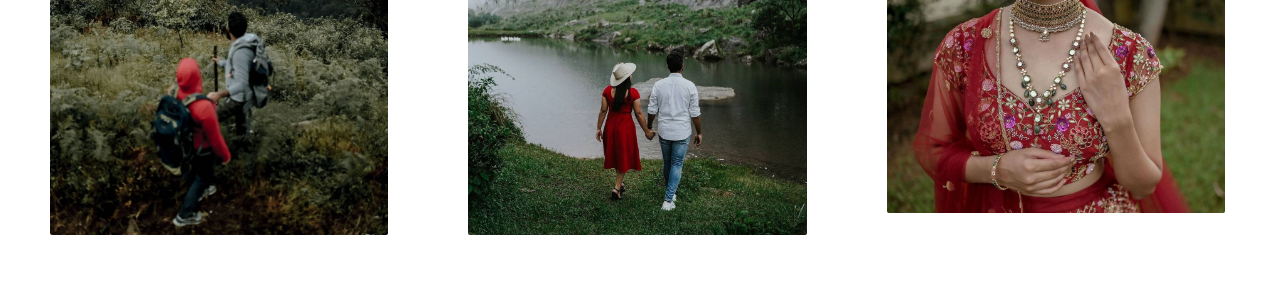
<file: gallery.html>
<!DOCTYPE html>
<html lang="en">
  <head>
    <meta charset="UTF-8" />
    <link rel="icon" href="./assets/images/favicon.ico" />
    <meta
      name="viewport"
      content="width=device-width,initial-scale=1.0, user-scalable=no"
    />

    <link rel="stylesheet" href="./assets/style/simpleLightbox.min.css" />
    <link rel="stylesheet" href="./assets/style/main.css" />
    <title>Subin Sudha | Kunju & Manju</title>
  </head>
  <body>
    <header class="main-header header-light">
      <div class="container-fluid">
        <div class="row">
          <div class="header-block">
            <div class="header-action">
              <a href="mailto:subinkumarpsabc@gmail.com" class="btn mail">
                <svg viewBox="0 -0.5 25 25" fill="none">
                  <path
                    d="M19.7505 9.02905C19.7652 9.443 20.1127 9.76663 20.5267 9.75189C20.9406 9.73715 21.2643 9.38962 21.2495 8.97567L19.7505 9.02905ZM16.214 5.00236V5.75236C16.2224 5.75236 16.2307 5.75222 16.2391 5.75194L16.214 5.00236ZM9.786 5.00236L9.76095 5.75194C9.7693 5.75222 9.77765 5.75236 9.786 5.75236V5.00236ZM4.75048 8.97567C4.73573 9.38962 5.05936 9.73715 5.47331 9.75189C5.88726 9.76663 6.23478 9.443 6.24952 9.02905L4.75048 8.97567ZM21.25 9.00236C21.25 8.58815 20.9142 8.25236 20.5 8.25236C20.0858 8.25236 19.75 8.58815 19.75 9.00236H21.25ZM20.5 15.0024L21.2495 15.029C21.2498 15.0202 21.25 15.0113 21.25 15.0024H20.5ZM16.214 19.0024L16.2391 18.2528C16.2307 18.2525 16.2224 18.2524 16.214 18.2524V19.0024ZM9.786 19.0024V18.2524C9.77765 18.2524 9.7693 18.2525 9.76095 18.2528L9.786 19.0024ZM5.5 15.0024H4.75C4.75 15.0113 4.75016 15.0202 4.75048 15.029L5.5 15.0024ZM6.25 9.00236C6.25 8.58815 5.91421 8.25236 5.5 8.25236C5.08579 8.25236 4.75 8.58815 4.75 9.00236H6.25ZM20.8783 9.64996C21.236 9.44103 21.3565 8.98172 21.1476 8.62406C20.9387 8.2664 20.4794 8.14583 20.1217 8.35476L20.8783 9.64996ZM15.236 12.0774L14.8577 11.4297L14.8515 11.4334L15.236 12.0774ZM10.764 12.0774L11.1486 11.4334L11.1423 11.4298L10.764 12.0774ZM5.8783 8.35476C5.52064 8.14583 5.06133 8.2664 4.8524 8.62406C4.64347 8.98172 4.76404 9.44103 5.1217 9.64996L5.8783 8.35476ZM21.2495 8.97567C21.1534 6.27536 18.8895 4.16252 16.1889 4.25278L16.2391 5.75194C18.1129 5.68931 19.6838 7.15537 19.7505 9.02905L21.2495 8.97567ZM16.214 4.25236H9.786V5.75236H16.214V4.25236ZM9.81105 4.25278C7.11054 4.16252 4.84663 6.27536 4.75048 8.97567L6.24952 9.02905C6.31625 7.15537 7.88712 5.68931 9.76095 5.75194L9.81105 4.25278ZM19.75 9.00236V15.0024H21.25V9.00236H19.75ZM19.7505 14.9757C19.6838 16.8494 18.1129 18.3154 16.2391 18.2528L16.1889 19.7519C18.8895 19.8422 21.1534 17.7294 21.2495 15.029L19.7505 14.9757ZM16.214 18.2524H9.786V19.7524H16.214V18.2524ZM9.76095 18.2528C7.88712 18.3154 6.31624 16.8494 6.24952 14.9757L4.75048 15.029C4.84663 17.7294 7.11054 19.8422 9.81105 19.7519L9.76095 18.2528ZM6.25 15.0024V9.00236H4.75V15.0024H6.25ZM20.1217 8.35476L14.8577 11.4298L15.6143 12.725L20.8783 9.64996L20.1217 8.35476ZM14.8515 11.4334C13.7111 12.1145 12.2889 12.1145 11.1485 11.4334L10.3795 12.7213C11.9935 13.6852 14.0065 13.6852 15.6205 12.7213L14.8515 11.4334ZM11.1423 11.4298L5.8783 8.35476L5.1217 9.64996L10.3857 12.725L11.1423 11.4298Z"
                    fill="#ffffff"
                  />
                </svg>
              </a>
            </div>
            <div class="header-logo">
              <a href="/subinsudhagalleryHtml">
                <h3>Subin Sudha</h3>
              </a>
            </div>
            <div class="header-action">
              <button class="btn menu" id="nav-menu-toggle">
                <svg viewBox="0 0 24 24" fill="none">
                  <path
                    d="M11 17H19M5 12H19M11 7H19"
                    stroke="#ffffff"
                    stroke-width="2"
                    stroke-linecap="round"
                    stroke-linejoin="round"
                  />
                </svg>
              </button>
            </div>
          </div>
        </div>
      </div>
    </header>

    <main class="page-wrapper">
      <div class="container">
        <div class="row">
          <div class="breadcrumb">
            <ul class="breadcrumb-list">
              <li class="breadcrumb-item">
                <a href="/subinsudhagalleryHtml">Home</a>
              </li>
              <li class="breadcrumb-item">
                <a href="/subinsudhagalleryHtml/stories.html">Stories</a>
              </li>
              <li class="breadcrumb-item">
                <span>Kunju & Manju</span>
              </li>
            </ul>
          </div>
        </div>
        <div class="row">
          <div class="section-header">
            <h2>Kunju & Manju</h2>
          </div>
          <div class="content-wrapper">
            <ul class="single-image-list">
              <li class="grid-item">
                <a href="./assets/images/10.jpg">
                  <img loading="lazy" src="./assets/images/10.jpg" />
                </a>
              </li>
              <li class="grid-item">
                <a href="./assets/images/11.jpg">
                  <img loading="lazy" src="./assets/images/11.jpg" />
                </a>
              </li>
              <li class="grid-item">
                <a href="./assets/images/12.jpg">
                  <img loading="lazy" src="./assets/images/12.jpg" />
                </a>
              </li>

              <li class="grid-item">
                <a href="./assets/images/13.jpg">
                  <img loading="lazy" src="./assets/images/13.jpg" />
                </a>
              </li>
              <li class="grid-item">
                <a href="./assets/images/14.jpg">
                  <img loading="lazy" src="./assets/images/14.jpg" />
                </a>
              </li>
              <li class="grid-item">
                <a href="./assets/images/15.jpg">
                  <img loading="lazy" src="./assets/images/15.jpg" />
                </a>
              </li>
              <li class="grid-item">
                <a href="./assets/images/16.jpg">
                  <img loading="lazy" src="./assets/images/16.jpg" />
                </a>
              </li>
              <li class="grid-item">
                <a href="./assets/images/17.jpg">
                  <img loading="lazy" src="./assets/images/17.jpg" />
                </a>
              </li>
              <li class="grid-item">
                <a href="./assets/images/6.jpg">
                  <img loading="lazy" src="./assets/images/6.jpg" />
                </a>
              </li>
              <li class="grid-item">
                <a href="./assets/images/7.jpg">
                  <img loading="lazy" src="./assets/images/7.jpg" />
                </a>
              </li>
              <li class="grid-item">
                <a href="./assets/images/8.jpg">
                  <img loading="lazy" src="./assets/images/8.jpg" />
                </a>
              </li>
              <li class="grid-item">
                <a href="./assets/images/9.jpg">
                  <img loading="lazy" src="./assets/images/9.jpg" />
                </a>
              </li>
            </ul>
          </div>
        </div>
      </div>
    </main>

    <!-- side menu -->
    <div class="overlay" id="menu-overlay"></div>
    <aside class="main-navigation" id="main-navigation">
      <!-- <button class="theme-change" id="theme-toggle">Dark mode</button> -->
      <button class="close-nav" id="nav-menu-close">
        <svg viewBox="0 -0.5 25 25" fill="none">
          <path
            d="M6.96967 16.4697C6.67678 16.7626 6.67678 17.2374 6.96967 17.5303C7.26256 17.8232 7.73744 17.8232 8.03033 17.5303L6.96967 16.4697ZM13.0303 12.5303C13.3232 12.2374 13.3232 11.7626 13.0303 11.4697C12.7374 11.1768 12.2626 11.1768 11.9697 11.4697L13.0303 12.5303ZM11.9697 11.4697C11.6768 11.7626 11.6768 12.2374 11.9697 12.5303C12.2626 12.8232 12.7374 12.8232 13.0303 12.5303L11.9697 11.4697ZM18.0303 7.53033C18.3232 7.23744 18.3232 6.76256 18.0303 6.46967C17.7374 6.17678 17.2626 6.17678 16.9697 6.46967L18.0303 7.53033ZM13.0303 11.4697C12.7374 11.1768 12.2626 11.1768 11.9697 11.4697C11.6768 11.7626 11.6768 12.2374 11.9697 12.5303L13.0303 11.4697ZM16.9697 17.5303C17.2626 17.8232 17.7374 17.8232 18.0303 17.5303C18.3232 17.2374 18.3232 16.7626 18.0303 16.4697L16.9697 17.5303ZM11.9697 12.5303C12.2626 12.8232 12.7374 12.8232 13.0303 12.5303C13.3232 12.2374 13.3232 11.7626 13.0303 11.4697L11.9697 12.5303ZM8.03033 6.46967C7.73744 6.17678 7.26256 6.17678 6.96967 6.46967C6.67678 6.76256 6.67678 7.23744 6.96967 7.53033L8.03033 6.46967ZM8.03033 17.5303L13.0303 12.5303L11.9697 11.4697L6.96967 16.4697L8.03033 17.5303ZM13.0303 12.5303L18.0303 7.53033L16.9697 6.46967L11.9697 11.4697L13.0303 12.5303ZM11.9697 12.5303L16.9697 17.5303L18.0303 16.4697L13.0303 11.4697L11.9697 12.5303ZM13.0303 11.4697L8.03033 6.46967L6.96967 7.53033L11.9697 12.5303L13.0303 11.4697Z"
            fill="#000000"
          />
        </svg>
      </button>

      <div class="nav-container">
        <nav class="aside-row main-nav">
          <ul class="nav-list">
            <li class="nav-item">
              <a
                href="/subinsudhagalleryHtml/download-photos.html"
                data-text="Get your photos"
                >Get your photos</a
              >
            </li>
            <li class="nav-item">
              <a
                href="/subinsudhagalleryHtml/about-me.html"
                data-text="About me"
                >About me</a
              >
            </li>
            <li class="nav-item">
              <a
                href="/subinsudhagalleryHtml/sounds.html"
                data-text="Sound Recordings"
                >Sound Recordings</a
              >
            </li>
            <li class="nav-item">
              <a
                href="/subinsudhagalleryHtml/stories.html"
                data-text="Photography"
                >Photography</a
              >
            </li>
            <li class="nav-item">
              <a
                href="/subinsudhagalleryHtml/contact-me.html"
                data-text="Get in touch"
                >Get in touch</a
              >
            </li>
          </ul>
        </nav>
        <!-- <div class="aside-row theme-selector">hiiii</div> -->
        <div class="aside-row copyright-text">
          <p>
            All rights reserved. &copy;
            <script type="text/javascript">
              document.write(new Date().getFullYear());
            </script>
          </p>
          <p class="special-txt">
            Made with
            <svg
              class="heart-svg"
              fill="#ff0000"
              width="14px"
              height="14px"
              viewBox="0 0 32 32"
            >
              <path
                d="M26.996 12.898c-.064-2.207-1.084-4.021-2.527-5.13-1.856-1.428-4.415-1.69-6.542-.132-.702.516-1.359 1.23-1.927 2.168-.568-.938-1.224-1.652-1.927-2.167-2.127-1.559-4.685-1.297-6.542.132-1.444 1.109-2.463 2.923-2.527 5.13-.035 1.172.145 2.48.788 3.803 1.01 2.077 5.755 6.695 10.171 10.683l.035.038.002-.002.002.002.036-.038c4.415-3.987 9.159-8.605 10.17-10.683.644-1.323.822-2.632.788-3.804z"
              />
            </svg>
            by Arun
          </p>
        </div>
      </div>
    </aside>

    <div class="scroll-to-top" id="scroll-to-top">
      <svg width="20px" height="20px" viewBox="0 0 24 24" fill="none">
        <path
          d="M5 15L10 9.84985C10.2563 9.57616 10.566 9.35814 10.9101 9.20898C11.2541 9.05983 11.625 8.98291 12 8.98291C12.375 8.98291 12.7459 9.05983 13.0899 9.20898C13.434 9.35814 13.7437 9.57616 14 9.84985L19 15"
          stroke="#ffffff"
          stroke-width="1.5"
          stroke-linecap="round"
          stroke-linejoin="round"
        />
      </svg>
    </div>

    <!-- Scripts -->
    <script src="https://code.jquery.com/jquery-2.2.4.min.js"></script>
    <script src="./assets/js/simpleLightbox.min.js"></script>
    <script src="./assets/js/index.js"></script>
    <script>
      $(".single-image-list a").simpleLightbox();
    </script>
  </body>
</html>
</file>
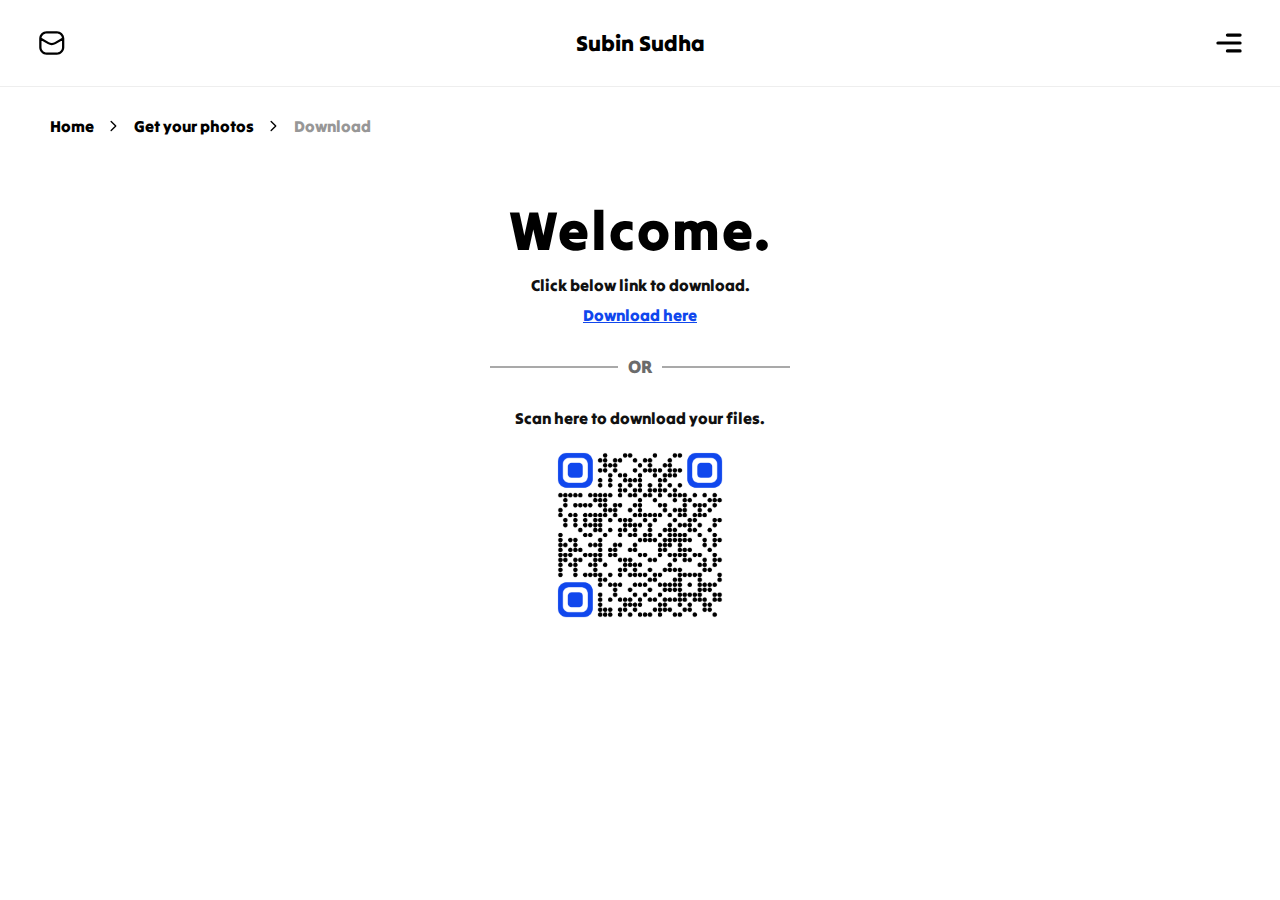
<file: qr-download.html>
<!DOCTYPE html>
<html lang="en">
  <head>
    <meta charset="UTF-8" />
    <link rel="icon" href="./assets/images/favicon.ico" />
    <meta
      name="viewport"
      content="width=device-width,initial-scale=1.0, user-scalable=no"
    />

    <link rel="stylesheet" href="./assets/style/simpleLightbox.min.css" />
    <link rel="stylesheet" href="./assets/style/main.css" />
    <title>Subin Sudha | Download center</title>
  </head>
  <body>
    <header class="main-header header-light">
      <div class="container-fluid">
        <div class="row">
          <div class="header-block">
            <div class="header-action">
              <a href="mailto:subinkumarpsabc@gmail.com" class="btn mail">
                <svg viewBox="0 -0.5 25 25" fill="none">
                  <path
                    d="M19.7505 9.02905C19.7652 9.443 20.1127 9.76663 20.5267 9.75189C20.9406 9.73715 21.2643 9.38962 21.2495 8.97567L19.7505 9.02905ZM16.214 5.00236V5.75236C16.2224 5.75236 16.2307 5.75222 16.2391 5.75194L16.214 5.00236ZM9.786 5.00236L9.76095 5.75194C9.7693 5.75222 9.77765 5.75236 9.786 5.75236V5.00236ZM4.75048 8.97567C4.73573 9.38962 5.05936 9.73715 5.47331 9.75189C5.88726 9.76663 6.23478 9.443 6.24952 9.02905L4.75048 8.97567ZM21.25 9.00236C21.25 8.58815 20.9142 8.25236 20.5 8.25236C20.0858 8.25236 19.75 8.58815 19.75 9.00236H21.25ZM20.5 15.0024L21.2495 15.029C21.2498 15.0202 21.25 15.0113 21.25 15.0024H20.5ZM16.214 19.0024L16.2391 18.2528C16.2307 18.2525 16.2224 18.2524 16.214 18.2524V19.0024ZM9.786 19.0024V18.2524C9.77765 18.2524 9.7693 18.2525 9.76095 18.2528L9.786 19.0024ZM5.5 15.0024H4.75C4.75 15.0113 4.75016 15.0202 4.75048 15.029L5.5 15.0024ZM6.25 9.00236C6.25 8.58815 5.91421 8.25236 5.5 8.25236C5.08579 8.25236 4.75 8.58815 4.75 9.00236H6.25ZM20.8783 9.64996C21.236 9.44103 21.3565 8.98172 21.1476 8.62406C20.9387 8.2664 20.4794 8.14583 20.1217 8.35476L20.8783 9.64996ZM15.236 12.0774L14.8577 11.4297L14.8515 11.4334L15.236 12.0774ZM10.764 12.0774L11.1486 11.4334L11.1423 11.4298L10.764 12.0774ZM5.8783 8.35476C5.52064 8.14583 5.06133 8.2664 4.8524 8.62406C4.64347 8.98172 4.76404 9.44103 5.1217 9.64996L5.8783 8.35476ZM21.2495 8.97567C21.1534 6.27536 18.8895 4.16252 16.1889 4.25278L16.2391 5.75194C18.1129 5.68931 19.6838 7.15537 19.7505 9.02905L21.2495 8.97567ZM16.214 4.25236H9.786V5.75236H16.214V4.25236ZM9.81105 4.25278C7.11054 4.16252 4.84663 6.27536 4.75048 8.97567L6.24952 9.02905C6.31625 7.15537 7.88712 5.68931 9.76095 5.75194L9.81105 4.25278ZM19.75 9.00236V15.0024H21.25V9.00236H19.75ZM19.7505 14.9757C19.6838 16.8494 18.1129 18.3154 16.2391 18.2528L16.1889 19.7519C18.8895 19.8422 21.1534 17.7294 21.2495 15.029L19.7505 14.9757ZM16.214 18.2524H9.786V19.7524H16.214V18.2524ZM9.76095 18.2528C7.88712 18.3154 6.31624 16.8494 6.24952 14.9757L4.75048 15.029C4.84663 17.7294 7.11054 19.8422 9.81105 19.7519L9.76095 18.2528ZM6.25 15.0024V9.00236H4.75V15.0024H6.25ZM20.1217 8.35476L14.8577 11.4298L15.6143 12.725L20.8783 9.64996L20.1217 8.35476ZM14.8515 11.4334C13.7111 12.1145 12.2889 12.1145 11.1485 11.4334L10.3795 12.7213C11.9935 13.6852 14.0065 13.6852 15.6205 12.7213L14.8515 11.4334ZM11.1423 11.4298L5.8783 8.35476L5.1217 9.64996L10.3857 12.725L11.1423 11.4298Z"
                    fill="#ffffff"
                  />
                </svg>
              </a>
            </div>
            <div class="header-logo">
              <a href="/subinsudhagalleryHtml">
                <h3>Subin Sudha</h3>
              </a>
            </div>
            <div class="header-action">
              <button class="btn menu" id="nav-menu-toggle">
                <svg viewBox="0 0 24 24" fill="none">
                  <path
                    d="M11 17H19M5 12H19M11 7H19"
                    stroke="#ffffff"
                    stroke-width="2"
                    stroke-linecap="round"
                    stroke-linejoin="round"
                  />
                </svg>
              </button>
            </div>
          </div>
        </div>
      </div>
    </header>

    <main class="page-wrapper">
      <div class="container">
        <div class="row">
          <div class="breadcrumb">
            <ul class="breadcrumb-list">
              <li class="breadcrumb-item">
                <a href="/subinsudhagalleryHtml">Home</a>
              </li>
              <li class="breadcrumb-item">
                <a href="/subinsudhagalleryHtml/download-photos.html"
                  >Get your photos</a
                >
              </li>
              <li class="breadcrumb-item">
                <span>Download</span>
              </li>
            </ul>
          </div>
        </div>
        <div class="row">
          <div class="content-wrapper">
            <div class="download-center-wrapper">
              <h1>Welcome.</h1>
              <p class="download-page-txt-sub">Click below link to download.</p>
              <a class="download-txt-link" href="#">Download here</a>
              <div class="spacer">
                <span>OR</span>
              </div>
              <p class="download-page-txt-sub">
                Scan here to download your files.
              </p>
              <div class="qr-code">
                <img src="./assets/images/qr-code-sample.png" />
              </div>
            </div>
          </div>
        </div>
      </div>
    </main>

    <!-- side menu -->
    <div class="overlay" id="menu-overlay"></div>
    <aside class="main-navigation" id="main-navigation">
      <!-- <button class="theme-change" id="theme-toggle">Dark mode</button> -->
      <button class="close-nav" id="nav-menu-close">
        <svg viewBox="0 -0.5 25 25" fill="none">
          <path
            d="M6.96967 16.4697C6.67678 16.7626 6.67678 17.2374 6.96967 17.5303C7.26256 17.8232 7.73744 17.8232 8.03033 17.5303L6.96967 16.4697ZM13.0303 12.5303C13.3232 12.2374 13.3232 11.7626 13.0303 11.4697C12.7374 11.1768 12.2626 11.1768 11.9697 11.4697L13.0303 12.5303ZM11.9697 11.4697C11.6768 11.7626 11.6768 12.2374 11.9697 12.5303C12.2626 12.8232 12.7374 12.8232 13.0303 12.5303L11.9697 11.4697ZM18.0303 7.53033C18.3232 7.23744 18.3232 6.76256 18.0303 6.46967C17.7374 6.17678 17.2626 6.17678 16.9697 6.46967L18.0303 7.53033ZM13.0303 11.4697C12.7374 11.1768 12.2626 11.1768 11.9697 11.4697C11.6768 11.7626 11.6768 12.2374 11.9697 12.5303L13.0303 11.4697ZM16.9697 17.5303C17.2626 17.8232 17.7374 17.8232 18.0303 17.5303C18.3232 17.2374 18.3232 16.7626 18.0303 16.4697L16.9697 17.5303ZM11.9697 12.5303C12.2626 12.8232 12.7374 12.8232 13.0303 12.5303C13.3232 12.2374 13.3232 11.7626 13.0303 11.4697L11.9697 12.5303ZM8.03033 6.46967C7.73744 6.17678 7.26256 6.17678 6.96967 6.46967C6.67678 6.76256 6.67678 7.23744 6.96967 7.53033L8.03033 6.46967ZM8.03033 17.5303L13.0303 12.5303L11.9697 11.4697L6.96967 16.4697L8.03033 17.5303ZM13.0303 12.5303L18.0303 7.53033L16.9697 6.46967L11.9697 11.4697L13.0303 12.5303ZM11.9697 12.5303L16.9697 17.5303L18.0303 16.4697L13.0303 11.4697L11.9697 12.5303ZM13.0303 11.4697L8.03033 6.46967L6.96967 7.53033L11.9697 12.5303L13.0303 11.4697Z"
            fill="#000000"
          />
        </svg>
      </button>

      <div class="nav-container">
        <nav class="aside-row main-nav">
          <ul class="nav-list">
            <li class="nav-item active">
              <a href="javascript:void(0)" data-text="Get your photos">
                Get your photos
              </a>
            </li>
            <li class="nav-item">
              <a
                href="/subinsudhagalleryHtml/about-me.html"
                data-text="About me"
                >About me</a
              >
            </li>
            <li class="nav-item">
              <a
                href="/subinsudhagalleryHtml/sounds.html"
                data-text="Sound Recordings"
                >Sound Recordings</a
              >
            </li>
            <li class="nav-item">
              <a
                href="/subinsudhagalleryHtml/stories.html"
                data-text="Photography"
                >Photography</a
              >
            </li>
            <li class="nav-item">
              <a
                href="/subinsudhagalleryHtml/contact-me.html"
                data-text="Get in touch"
              >
                Get in touch
              </a>
            </li>
          </ul>
        </nav>
        <!-- <div class="aside-row theme-selector">hiiii</div> -->
        <div class="aside-row copyright-text">
          <p>
            All rights reserved. &copy;
            <script type="text/javascript">
              document.write(new Date().getFullYear());
            </script>
          </p>
          <p class="special-txt">
            Made with
            <svg
              class="heart-svg"
              fill="#ff0000"
              width="14px"
              height="14px"
              viewBox="0 0 32 32"
            >
              <path
                d="M26.996 12.898c-.064-2.207-1.084-4.021-2.527-5.13-1.856-1.428-4.415-1.69-6.542-.132-.702.516-1.359 1.23-1.927 2.168-.568-.938-1.224-1.652-1.927-2.167-2.127-1.559-4.685-1.297-6.542.132-1.444 1.109-2.463 2.923-2.527 5.13-.035 1.172.145 2.48.788 3.803 1.01 2.077 5.755 6.695 10.171 10.683l.035.038.002-.002.002.002.036-.038c4.415-3.987 9.159-8.605 10.17-10.683.644-1.323.822-2.632.788-3.804z"
              />
            </svg>
            by Arun
          </p>
        </div>
      </div>
    </aside>

    <div class="scroll-to-top" id="scroll-to-top">
      <svg width="20px" height="20px" viewBox="0 0 24 24" fill="none">
        <path
          d="M5 15L10 9.84985C10.2563 9.57616 10.566 9.35814 10.9101 9.20898C11.2541 9.05983 11.625 8.98291 12 8.98291C12.375 8.98291 12.7459 9.05983 13.0899 9.20898C13.434 9.35814 13.7437 9.57616 14 9.84985L19 15"
          stroke="#ffffff"
          stroke-width="1.5"
          stroke-linecap="round"
          stroke-linejoin="round"
        />
      </svg>
    </div>

    <!-- Scripts -->
    <script src="https://code.jquery.com/jquery-2.2.4.min.js"></script>
    <script src="./assets/js/simpleLightbox.min.js"></script>
    <script src="./assets/js/index.js"></script>
    <script>
      $(".single-image-list a").simpleLightbox();
    </script>
  </body>
</html>
</file>
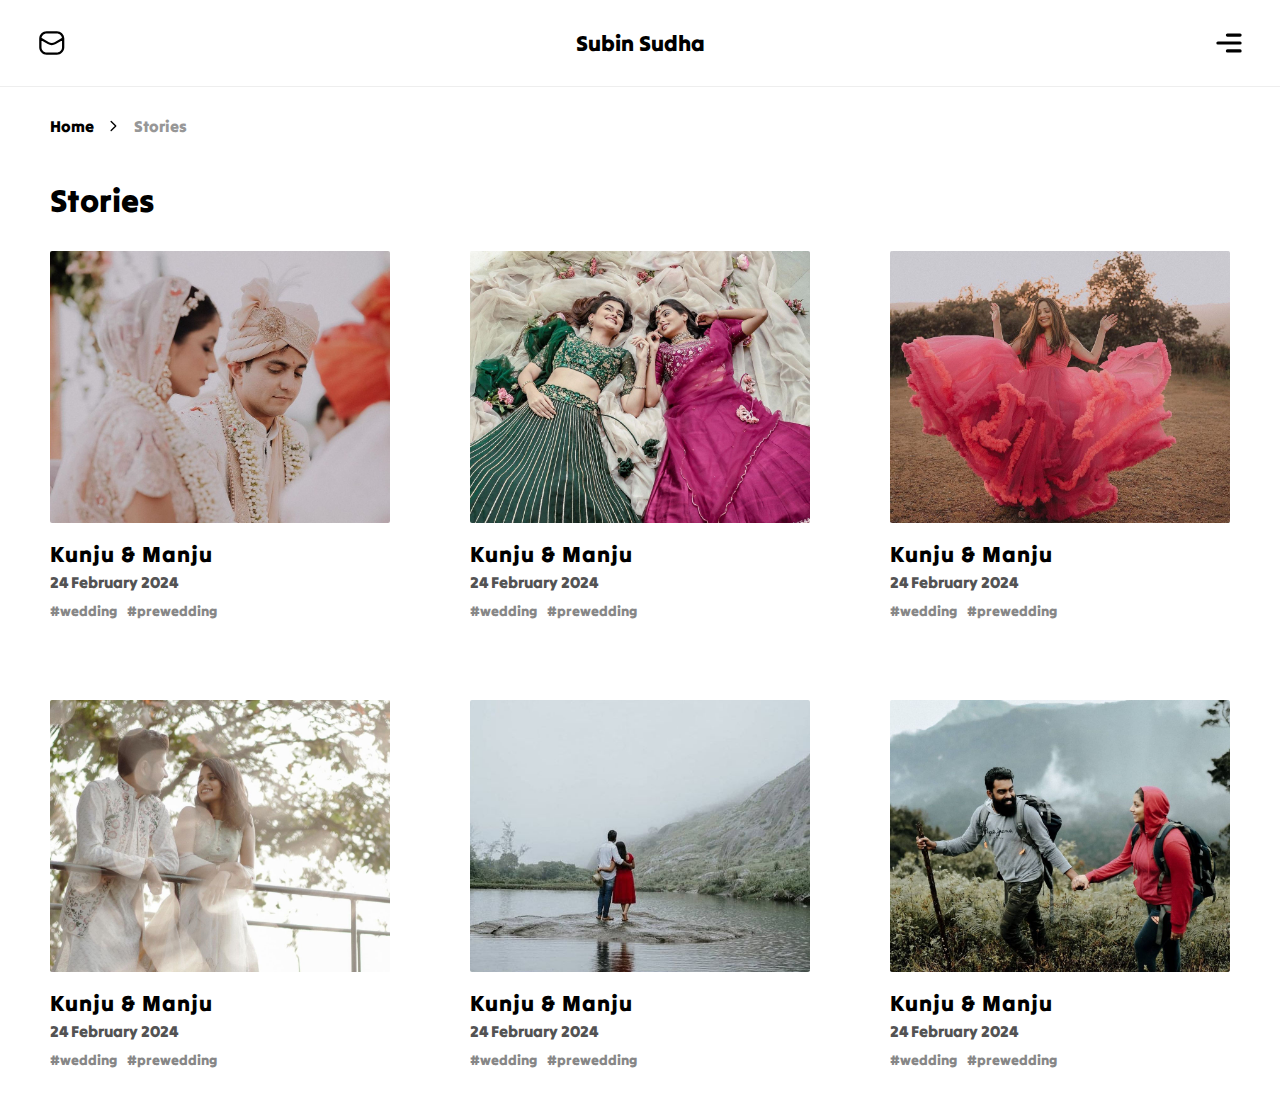
<file: stories.html>
<!DOCTYPE html>
<html lang="en">
  <head>
    <meta charset="UTF-8" />
    <link rel="icon" href="./assets/images/favicon.ico" />
    <meta
      name="viewport"
      content="width=device-width,initial-scale=1.0, user-scalable=no"
    />

    <link rel="stylesheet" href="./assets/style/main.css" />
    <title>Subin Sudha | Stories</title>
  </head>
  <body>
    <header class="main-header header-light">
      <div class="container-fluid">
        <div class="row">
          <div class="header-block">
            <div class="header-action">
              <a href="mailto:subinkumarpsabc@gmail.com" class="btn mail">
                <svg viewBox="0 -0.5 25 25" fill="none">
                  <path
                    d="M19.7505 9.02905C19.7652 9.443 20.1127 9.76663 20.5267 9.75189C20.9406 9.73715 21.2643 9.38962 21.2495 8.97567L19.7505 9.02905ZM16.214 5.00236V5.75236C16.2224 5.75236 16.2307 5.75222 16.2391 5.75194L16.214 5.00236ZM9.786 5.00236L9.76095 5.75194C9.7693 5.75222 9.77765 5.75236 9.786 5.75236V5.00236ZM4.75048 8.97567C4.73573 9.38962 5.05936 9.73715 5.47331 9.75189C5.88726 9.76663 6.23478 9.443 6.24952 9.02905L4.75048 8.97567ZM21.25 9.00236C21.25 8.58815 20.9142 8.25236 20.5 8.25236C20.0858 8.25236 19.75 8.58815 19.75 9.00236H21.25ZM20.5 15.0024L21.2495 15.029C21.2498 15.0202 21.25 15.0113 21.25 15.0024H20.5ZM16.214 19.0024L16.2391 18.2528C16.2307 18.2525 16.2224 18.2524 16.214 18.2524V19.0024ZM9.786 19.0024V18.2524C9.77765 18.2524 9.7693 18.2525 9.76095 18.2528L9.786 19.0024ZM5.5 15.0024H4.75C4.75 15.0113 4.75016 15.0202 4.75048 15.029L5.5 15.0024ZM6.25 9.00236C6.25 8.58815 5.91421 8.25236 5.5 8.25236C5.08579 8.25236 4.75 8.58815 4.75 9.00236H6.25ZM20.8783 9.64996C21.236 9.44103 21.3565 8.98172 21.1476 8.62406C20.9387 8.2664 20.4794 8.14583 20.1217 8.35476L20.8783 9.64996ZM15.236 12.0774L14.8577 11.4297L14.8515 11.4334L15.236 12.0774ZM10.764 12.0774L11.1486 11.4334L11.1423 11.4298L10.764 12.0774ZM5.8783 8.35476C5.52064 8.14583 5.06133 8.2664 4.8524 8.62406C4.64347 8.98172 4.76404 9.44103 5.1217 9.64996L5.8783 8.35476ZM21.2495 8.97567C21.1534 6.27536 18.8895 4.16252 16.1889 4.25278L16.2391 5.75194C18.1129 5.68931 19.6838 7.15537 19.7505 9.02905L21.2495 8.97567ZM16.214 4.25236H9.786V5.75236H16.214V4.25236ZM9.81105 4.25278C7.11054 4.16252 4.84663 6.27536 4.75048 8.97567L6.24952 9.02905C6.31625 7.15537 7.88712 5.68931 9.76095 5.75194L9.81105 4.25278ZM19.75 9.00236V15.0024H21.25V9.00236H19.75ZM19.7505 14.9757C19.6838 16.8494 18.1129 18.3154 16.2391 18.2528L16.1889 19.7519C18.8895 19.8422 21.1534 17.7294 21.2495 15.029L19.7505 14.9757ZM16.214 18.2524H9.786V19.7524H16.214V18.2524ZM9.76095 18.2528C7.88712 18.3154 6.31624 16.8494 6.24952 14.9757L4.75048 15.029C4.84663 17.7294 7.11054 19.8422 9.81105 19.7519L9.76095 18.2528ZM6.25 15.0024V9.00236H4.75V15.0024H6.25ZM20.1217 8.35476L14.8577 11.4298L15.6143 12.725L20.8783 9.64996L20.1217 8.35476ZM14.8515 11.4334C13.7111 12.1145 12.2889 12.1145 11.1485 11.4334L10.3795 12.7213C11.9935 13.6852 14.0065 13.6852 15.6205 12.7213L14.8515 11.4334ZM11.1423 11.4298L5.8783 8.35476L5.1217 9.64996L10.3857 12.725L11.1423 11.4298Z"
                    fill="#ffffff"
                  />
                </svg>
              </a>
            </div>
            <div class="header-logo">
              <a href="/subinsudhagalleryHtml">
                <h3>Subin Sudha</h3>
              </a>
            </div>
            <div class="header-action">
              <button class="btn menu" id="nav-menu-toggle">
                <svg viewBox="0 0 24 24" fill="none">
                  <path
                    d="M11 17H19M5 12H19M11 7H19"
                    stroke="#ffffff"
                    stroke-width="2"
                    stroke-linecap="round"
                    stroke-linejoin="round"
                  />
                </svg>
              </button>
            </div>
          </div>
        </div>
      </div>
    </header>

    <main class="page-wrapper">
      <div class="container">
        <div class="row">
          <div class="breadcrumb">
            <ul class="breadcrumb-list">
              <li class="breadcrumb-item">
                <a href="/subinsudhagalleryHtml">Home</a>
              </li>
              <li class="breadcrumb-item">
                <span>Stories</span>
              </li>
            </ul>
          </div>
        </div>
        <div class="row">
          <div class="section-header">
            <h2>Stories</h2>
          </div>
          <div class="content-wrapper">
            <ul class="grid-list">
              <li class="grid-item">
                <a href="/subinsudhagalleryHtml/gallery.html">
                  <div class="img-holder">
                    <img
                      loading="lazy"
                      src="./assets/images/thumbnails/1.jpg"
                      alt=""
                    />
                  </div>
                  <div class="item-content">
                    <h2 class="item-label">Kunju & Manju</h2>
                    <span class="item-sm-label">24 February 2024</span>
                    <div class="tags">
                      <span class="tag">wedding</span>
                      <span class="tag">prewedding</span>
                    </div>
                  </div>
                </a>
              </li>
              <li class="grid-item">
                <a href="/subinsudhagalleryHtml/gallery.html">
                  <div class="img-holder">
                    <img
                      loading="lazy"
                      src="./assets/images/thumbnails/2.jpg"
                      alt=""
                    />
                  </div>
                  <div class="item-content">
                    <h2 class="item-label">Kunju & Manju</h2>
                    <span class="item-sm-label">24 February 2024</span>
                    <div class="tags">
                      <span class="tag">wedding</span>
                      <span class="tag">prewedding</span>
                    </div>
                  </div>
                </a>
              </li>
              <li class="grid-item">
                <a href="/subinsudhagalleryHtml/gallery.html">
                  <div class="img-holder">
                    <img
                      loading="lazy"
                      src="./assets/images/thumbnails/3.jpg"
                      alt=""
                    />
                  </div>
                  <div class="item-content">
                    <h2 class="item-label">Kunju & Manju</h2>
                    <span class="item-sm-label">24 February 2024</span>
                    <div class="tags">
                      <span class="tag">wedding</span>
                      <span class="tag">prewedding</span>
                    </div>
                  </div>
                </a>
              </li>
              <li class="grid-item">
                <a href="/subinsudhagalleryHtml/gallery.html">
                  <div class="img-holder">
                    <img
                      loading="lazy"
                      src="./assets/images/thumbnails/4.jpg"
                      alt=""
                    />
                  </div>
                  <div class="item-content">
                    <h2 class="item-label">Kunju & Manju</h2>
                    <span class="item-sm-label">24 February 2024</span>
                    <div class="tags">
                      <span class="tag">wedding</span>
                      <span class="tag">prewedding</span>
                    </div>
                  </div>
                </a>
              </li>
              <li class="grid-item">
                <a href="/subinsudhagalleryHtml/gallery.html">
                  <div class="img-holder">
                    <img
                      loading="lazy"
                      src="./assets/images/thumbnails/5.jpg"
                      alt=""
                    />
                  </div>
                  <div class="item-content">
                    <h2 class="item-label">Kunju & Manju</h2>
                    <span class="item-sm-label">24 February 2024</span>
                    <div class="tags">
                      <span class="tag">wedding</span>
                      <span class="tag">prewedding</span>
                    </div>
                  </div>
                </a>
              </li>
              <li class="grid-item">
                <a href="/subinsudhagalleryHtml/gallery.html">
                  <div class="img-holder">
                    <img
                      loading="lazy"
                      src="./assets/images/thumbnails/6.jpg"
                      alt=""
                    />
                  </div>
                  <div class="item-content">
                    <h2 class="item-label">Kunju & Manju</h2>
                    <span class="item-sm-label">24 February 2024</span>
                    <div class="tags">
                      <span class="tag">wedding</span>
                      <span class="tag">prewedding</span>
                    </div>
                  </div>
                </a>
              </li>
            </ul>
          </div>
        </div>
      </div>
    </main>

    <!-- side menu -->
    <div class="overlay" id="menu-overlay"></div>
    <aside class="main-navigation" id="main-navigation">
      <!-- <button class="theme-change" id="theme-toggle">Dark mode</button> -->
      <button class="close-nav" id="nav-menu-close">
        <svg viewBox="0 -0.5 25 25" fill="none">
          <path
            d="M6.96967 16.4697C6.67678 16.7626 6.67678 17.2374 6.96967 17.5303C7.26256 17.8232 7.73744 17.8232 8.03033 17.5303L6.96967 16.4697ZM13.0303 12.5303C13.3232 12.2374 13.3232 11.7626 13.0303 11.4697C12.7374 11.1768 12.2626 11.1768 11.9697 11.4697L13.0303 12.5303ZM11.9697 11.4697C11.6768 11.7626 11.6768 12.2374 11.9697 12.5303C12.2626 12.8232 12.7374 12.8232 13.0303 12.5303L11.9697 11.4697ZM18.0303 7.53033C18.3232 7.23744 18.3232 6.76256 18.0303 6.46967C17.7374 6.17678 17.2626 6.17678 16.9697 6.46967L18.0303 7.53033ZM13.0303 11.4697C12.7374 11.1768 12.2626 11.1768 11.9697 11.4697C11.6768 11.7626 11.6768 12.2374 11.9697 12.5303L13.0303 11.4697ZM16.9697 17.5303C17.2626 17.8232 17.7374 17.8232 18.0303 17.5303C18.3232 17.2374 18.3232 16.7626 18.0303 16.4697L16.9697 17.5303ZM11.9697 12.5303C12.2626 12.8232 12.7374 12.8232 13.0303 12.5303C13.3232 12.2374 13.3232 11.7626 13.0303 11.4697L11.9697 12.5303ZM8.03033 6.46967C7.73744 6.17678 7.26256 6.17678 6.96967 6.46967C6.67678 6.76256 6.67678 7.23744 6.96967 7.53033L8.03033 6.46967ZM8.03033 17.5303L13.0303 12.5303L11.9697 11.4697L6.96967 16.4697L8.03033 17.5303ZM13.0303 12.5303L18.0303 7.53033L16.9697 6.46967L11.9697 11.4697L13.0303 12.5303ZM11.9697 12.5303L16.9697 17.5303L18.0303 16.4697L13.0303 11.4697L11.9697 12.5303ZM13.0303 11.4697L8.03033 6.46967L6.96967 7.53033L11.9697 12.5303L13.0303 11.4697Z"
            fill="#000000"
          />
        </svg>
      </button>

      <div class="nav-container">
        <nav class="aside-row main-nav">
          <ul class="nav-list">
            <li class="nav-item">
              <a
                href="/subinsudhagalleryHtml/download-photos.html"
                data-text="Get your photos"
                >Get your photos</a
              >
            </li>
            <li class="nav-item">
              <a
                href="/subinsudhagalleryHtml/about-me.html"
                data-text="About me"
                >About me</a
              >
            </li>
            <li class="nav-item">
              <a
                href="/subinsudhagalleryHtml/sounds.html"
                data-text="Sound Recordings"
                >Sound Recordings</a
              >
            </li>
            <li class="nav-item active">
              <a href="javascript:void(0)" data-text="Photography"
                >Photography</a
              >
            </li>
            <li class="nav-item">
              <a
                href="/subinsudhagalleryHtml/contact-me.html"
                data-text="Get in touch"
                >Get in touch</a
              >
            </li>
          </ul>
        </nav>
        <div class="aside-row copyright-text">
          <p>
            All rights reserved. &copy;
            <script type="text/javascript">
              document.write(new Date().getFullYear());
            </script>
          </p>
          <p class="special-txt">
            Made with
            <svg
              class="heart-svg"
              fill="#ff0000"
              width="14px"
              height="14px"
              viewBox="0 0 32 32"
            >
              <path
                d="M26.996 12.898c-.064-2.207-1.084-4.021-2.527-5.13-1.856-1.428-4.415-1.69-6.542-.132-.702.516-1.359 1.23-1.927 2.168-.568-.938-1.224-1.652-1.927-2.167-2.127-1.559-4.685-1.297-6.542.132-1.444 1.109-2.463 2.923-2.527 5.13-.035 1.172.145 2.48.788 3.803 1.01 2.077 5.755 6.695 10.171 10.683l.035.038.002-.002.002.002.036-.038c4.415-3.987 9.159-8.605 10.17-10.683.644-1.323.822-2.632.788-3.804z"
              />
            </svg>
            by Arun
          </p>
        </div>
      </div>
    </aside>

    <div class="scroll-to-top" id="scroll-to-top">
      <svg width="20px" height="20px" viewBox="0 0 24 24" fill="none">
        <path
          d="M5 15L10 9.84985C10.2563 9.57616 10.566 9.35814 10.9101 9.20898C11.2541 9.05983 11.625 8.98291 12 8.98291C12.375 8.98291 12.7459 9.05983 13.0899 9.20898C13.434 9.35814 13.7437 9.57616 14 9.84985L19 15"
          stroke="#ffffff"
          stroke-width="1.5"
          stroke-linecap="round"
          stroke-linejoin="round"
        />
      </svg>
    </div>

    <!-- Scripts -->
    <script src="https://code.jquery.com/jquery-2.2.4.min.js"></script>
    <script src="./assets/js/index.js"></script>
  </body>
</html>
</file>
<file: assets/style/main.css>
@import url("https://fonts.googleapis.com/css2?family=Tilt+Warp&display=swap");
@import url("https://fonts.googleapis.com/css2?family=Roboto:ital,wght@0,400;0,500;0,700;0,900;1,400;1,500;1,700;1,900&display=swap");

* {
  padding: 0;
  margin: 0;
  box-sizing: border-box;
}

:root {
  --theme-color: 14, 86, 255;
  --secondary-font: "Roboto", sans-serif;
}

::-webkit-selection {
  color: #fff;
  background-color: rgb(var(--theme-color));
}
::selection {
  color: #fff;
  background-color: rgb(var(--theme-color));
}

body {
  font-family: "Tilt Warp", sans-serif;
  font-optical-sizing: auto;
  font-weight: 400;
  font-style: normal;
  background-color: #fff;
}
a {
  text-decoration: none;
}
ul {
  list-style-type: none;
}
.body-overflow-hidden {
  overflow: hidden;
}
/* SCROLLBAR STYLE */

/* width */
::-webkit-scrollbar {
  width: 5px;
  height: 5px;
}
/* Track */
::-webkit-scrollbar-track {
  background: #f1f1f1;
}
/* Handle */
::-webkit-scrollbar-thumb {
  background: #888;
}
/* Handle on hover */
::-webkit-scrollbar-thumb:hover {
  background: #ced2e4;
}

.container {
  width: 95%;
  margin: auto;
  padding-left: 15px;
  padding-right: 15px;
}

@media screen and (min-width: 768px) {
  .container {
    max-width: 680px;
  }
}

@media screen and (min-width: 992px) {
  .container {
    max-width: 960px;
  }
}

@media screen and (min-width: 1200px) {
  .container {
    max-width: 1180px;
  }
}

@media screen and (min-width: 1600px) {
  .container {
    max-width: 1240px;
  }
}

@media screen and (min-width: 1800px) {
  .container {
    max-width: 1440px;
  }
}

.container-fluid {
  width: 95%;
  max-width: 1800px;
  margin: auto;
  padding-left: 15px;
  padding-right: 15px;
}
.row {
  margin-left: -15px;
  margin-right: -15px;
}

.main-header {
  position: fixed;
  top: 0;
  left: 0;
  width: 100%;
  z-index: 120;
  background-color: transparent;
  transition: 0.3s ease;
}

.header-block {
  display: flex;
  width: 100%;
  justify-content: space-between;
  align-items: center;
  padding: 12px 0;
}

.header-logo a {
  display: block;
}

.header-logo img {
  height: 46px;
  vertical-align: middle;
}

.header-logo h3 {
  color: #fff;
  font-size: 22px;
}

.header-action .btn {
  background-color: transparent;
  outline: none;
  border: none;
  height: 38px;
  width: 38px;
  cursor: pointer;
  display: inline-block;
}

.header-action .btn svg {
  height: 38px;
  width: 38px;
  vertical-align: middle;
}

.main-header.header-light {
  background-color: #fff;
  border-bottom: 1px solid #eee;
}
.main-header.header-light .header-logo h3 {
  color: #000;
}
.main-header.header-light .header-action .btn.mail svg path {
  fill: #000;
}
.main-header.header-light .header-action .btn.menu svg path {
  stroke: #000;
}

.overlay {
  position: fixed;
  top: 0;
  left: 0;
  width: 100%;
  height: 100%;
  background-color: #000;
  opacity: 0;
  visibility: hidden;
  z-index: 800;
  transition: 0.3s ease-in-out;
}

.overlay.active {
  opacity: 0.4;
  visibility: visible;
}

.main-navigation {
  width: 100%;
  max-width: 300px;
  height: 100dvh;
  max-height: 100dvh;
  position: fixed;
  background-color: #fff;
  background-image: url("../images/menu-bg.jpg");
  background-position: center center;
  background-repeat: no-repeat;
  background-size: cover;
  right: 0;
  top: 0;
  z-index: 810;
  overflow-y: auto;
  transform: translateX(300px);
  transition: 0.3s ease-in-out;
}

.main-navigation.active {
  transform: translateX(0);
}

.main-navigation .close-nav {
  width: 38px;
  height: 38px;
  background-color: transparent;
  border: 0;
  outline: 0;
  position: absolute;
  right: 34px;
  top: 24px;
  z-index: 1;
  cursor: pointer;
}
.main-navigation .close-nav svg {
  width: 38px;
  height: 38px;
  vertical-align: middle;
}
.main-navigation .close-nav:hover svg path {
  transition: 0.3s ease-in-out;
  fill: rgb(var(--theme-color));
}

.main-navigation .theme-change {
  border: 0;
  background-color: transparent !important;
  position: absolute;
  left: 40px;
  top: 35px;
  font-size: 14px;
  font-weight: 600;
  outline: 0;
  cursor: pointer;
  color: #000;
  z-index: 2;
  padding-left: 30px;
  background-image: url("../images/sun-dark.svg");
  background-position: left center;
  background-repeat: no-repeat;
  background-size: 28px;
  user-select: none;
}
.main-navigation .theme-change:active,
.main-navigation .theme-change:focus,
.main-navigation .theme-change:hover {
  background-color: transparent !important;
  box-shadow: none !important;
}

.nav-container {
  padding: 40px;
  position: relative;
  height: 100%;
  display: flex;
  justify-content: flex-end;
  align-items: flex-start;
  flex-direction: column;
  width: 100%;
}
.main-navigation .aside-row {
  display: block;
  width: 100%;
}
.main-navigation .nav-list .nav-item {
  margin-bottom: 12px;
}

.main-navigation .nav-list a {
  font-size: 20px;
  color: #222;
  display: block;
  outline: 0;
  position: relative;
  letter-spacing: 0.5px;
}

.main-navigation .nav-list a::before {
  content: attr(data-text);
  display: block;
  font-size: inherit;
  position: absolute;
  left: 0;
  top: 0;
  color: rgb(var(--theme-color));
  z-index: 1;
  overflow: hidden;
  text-wrap: nowrap;
  width: 0;
  background-color: #fff;
  transition: 0.3s ease-in-out;
}

.main-navigation .nav-list a:hover::before,
.main-navigation .nav-list .nav-item.active a::before {
  width: 100%;
}

.aside-row.copyright-text {
  margin-top: 70px;
}
.aside-row.copyright-text p {
  font-size: 12px;
  color: #000;
  font-weight: 400;
}
.aside-row.copyright-text .special-txt {
  display: flex;
  align-items: center;
}
.heart-svg {
  transform: scale(1);
  -moz-animation: heartPulse 1s infinite;
  -webkit-animation: heartPulse 1s infinite;
  animation: heartPulse 1s infinite;
}

@-moz-keyframes heartPulse {
  0% {
    transform: scale(1);
  }
  50% {
    transform: scale(0.8);
  }
  100% {
    transform: scale(1);
  }
}
@-webkit-keyframes heartPulse {
  0% {
    transform: scale(1);
  }
  50% {
    transform: scale(0.8);
  }
  100% {
    transform: scale(1);
  }
}
@keyframes heartPulse {
  0% {
    transform: scale(1);
  }
  50% {
    transform: scale(0.8);
  }
  100% {
    transform: scale(1);
  }
}

.landing-banner {
  width: 100%;
  height: 100%;
  left: 0;
  top: 0;
  position: fixed;
  z-index: 1;
  background-image: url("../images/banner-3.jpg");
  background-position: center;
  background-size: cover;
  background-repeat: no-repeat;
}

.banner-overlay {
  position: relative;
  height: 100%;
  width: 100%;
  background-image: url("../images/overlay.png");
  background-position: center;
  background-repeat: repeat;
}

.landing-content {
  position: relative;
  z-index: 10;
  max-width: 642px;
  width: 95%;
  margin-bottom: 10dvh;
  margin-left: auto;
  margin-right: auto;
}
.landing-content-text {
  margin-bottom: 60px;
}

.landing-content-text h1 {
  color: #fff;
  font-size: 34px;
  text-align: center;
  line-height: 44px;
  letter-spacing: 0.5px;
}

.landing-content-text span {
  font-size: 16px;
  color: #fff;
  font-family: var(--secondary-font);
}

.main {
  height: 100dvh;
  display: flex;
  align-items: end;
  justify-content: center;
}

.landing-showcase .showcase-list {
  display: flex;
  align-items: center;
  justify-content: center;
  padding: 0 10px;
}

.landing-showcase .showcase-list li {
  padding: 0 10px;
  width: 50%;
}

.landing-showcase .showcase-list a {
  display: block;
  position: relative;
  overflow: hidden;
  border-radius: 5px;
}
.landing-showcase .showcase-list a span {
  color: #fff;
  font-size: 11px;
  margin: auto;
  position: absolute;
  z-index: 2;
  top: 50%;
  left: 50%;
  transform: translate(-50%, -50%);
  display: block;
  width: 100%;
  text-align: center;
  padding: 4px 12px;
}
.landing-showcase .showcase-list a::after {
  content: "";
  background-color: rgba(var(--theme-color), 0.5);
  /* background-image: url("../images/eye.svg");
  background-position: center;
  background-repeat: no-repeat;
  background-size: 38px; */
  opacity: 0;
  display: flex;
  align-items: center;
  justify-content: center;
  position: absolute;
  top: 0;
  left: 0;
  width: 100%;
  height: 100%;
  z-index: 1;
  transition: 0.2s ease-in-out;
}
/* .landing-showcase .showcase-list a::after {
  transform: scale(0.9);
} */

.landing-showcase .showcase-list a:hover::after {
  opacity: 1;
  /* transform: scale(1); */
}

.landing-showcase .showcase-list img {
  max-width: 100%;
  vertical-align: middle;
}

/* INNER PAGES */

.page-wrapper {
  margin-top: 65px;
  padding-bottom: 40px;
  overflow-x: hidden;
  min-height: calc(100dvh - 66px);
}

.breadcrumb {
  padding: 6px 0;
  margin-top: 15px;
  display: inline-block;
  width: 100%;
}
.breadcrumb-list {
  display: flex;
  align-items: center;
  justify-content: flex-start;
}
.breadcrumb-list .breadcrumb-item {
  margin-right: 10px;
  padding-right: 30px;
  position: relative;
  font-size: 14px;
  user-select: none;
}

.breadcrumb-list .breadcrumb-item:not(:last-child)::after {
  content: "";
  height: 20px;
  width: 20px;
  background-position: right center;
  background-image: url("../images/right-arrow.svg");
  background-repeat: no-repeat;
  background-size: 22px;
  position: absolute;
  display: block;
  right: 0;
  top: 0;
  z-index: 1;
}

.breadcrumb-list .breadcrumb-item a {
  display: block;
  outline: none;
  color: #000;
}

.breadcrumb-list .breadcrumb-item span {
  color: #979797;
  cursor: default;
}

.section-header {
  margin-top: 18px;
}
.content-wrapper {
  overflow-x: hidden;
  margin-top: 30px;
  margin-left: -15px;
  margin-right: -15px;
}

.section-header h2 {
  font-size: 26px;
  color: #000;
}
.grid-list {
  background-color: #eee;
}
.grid-list .grid-item {
  width: 100%;
  position: relative;
  margin-bottom: 30px;
  background-color: #fff;
}

.grid-list .grid-item a {
  display: block;
  position: relative;
  width: 100%;
  overflow: hidden;
  opacity: 1;
  transition: 0.3s ease;
}
.grid-list .grid-item a:hover {
  opacity: 0.8;
}

.grid-list .grid-item img,
.single-image-list img {
  vertical-align: middle;
  max-width: 100%;
  border-radius: 2px;
  background-color: #f6f6f6;
}

.grid-list .grid-item .item-content {
  position: relative;
  width: 100%;
  margin-top: 18px;
  padding-left: 25px;
  padding-right: 25px;
  padding-bottom: 25px;
}

.grid-item .item-content .item-label {
  color: #000;
  margin: 0;
  font-size: 18px;
  line-height: 22px;
  letter-spacing: 1px;
}
.grid-item .item-content .item-sm-label {
  color: #535353;
  margin-top: 5px;
  display: inline-block;
  font-size: 12px;
}

.grid-item .tags {
  width: 100%;
  display: flex;
  flex-wrap: wrap;
  gap: 10px;
  margin-top: 10px;
}
.grid-item .tags .tag {
  color: #878787;
  display: inline-block;
  font-size: 10px;
  position: relative;
}

.grid-item .tags .tag::before {
  content: "#";
  display: inline-block;
}

.single-image-list {
  width: 100%;
}
.single-image-list .grid-item {
  width: 100%;
  margin-bottom: 24px;
  overflow: hidden;
}
.single-image-list .grid-item a {
  display: block;
  outline: 0;
  border: 0;
}

.scroll-to-top {
  width: 46px;
  height: 46px;
  position: fixed;
  right: 0;
  bottom: 0;
  background-color: #22272b;
  border-radius: 14px 0 0 0;
  display: flex;
  justify-content: center;
  align-items: center;
  cursor: pointer;
  outline: 0;
  opacity: 0;
  visibility: hidden;
  z-index: 1000;
  transition: 0.3s ease;
}
.scroll-to-top:hover {
  background-color: #2c3338;
}
.scroll-to-top.show {
  opacity: 1;
  visibility: visible;
}

.single-page-wrapper .about-image {
  max-width: 100%;
  vertical-align: middle;
}
.single-page-wrapper .about-me-content {
  padding: 40px 20px 10px;
}

.single__page__wrapper__sub .about-me-content {
  padding: 15px 20px 0;
}

.single-page-wrapper p,
.single-page-wrapper li,
.single-page-footer-txt p {
  font-size: 16px;
  line-height: 26px;
  font-weight: 400;
  margin-bottom: 16px;
  color: #333;
}

.single-page-wrapper h3 {
  font-size: 22px;
  line-height: normal;
  font-weight: 500;
  margin-bottom: 20px;
  color: #111;
  display: block;
}
.single-page-wrapper h3:not(.mt-none) {
  margin-top: 38px;
}
.single-page-wrapper ul {
  list-style: none;
}
.single-page-wrapper ul:not(.contact-list) li {
  padding-left: 30px;
  background-position: left top;
  background-image: url("../images/point-of-interest.svg");
  background-repeat: no-repeat;
  background-size: 22px;
}
.single-page-wrapper li strong {
  color: #000;
  letter-spacing: 1px;
  font-weight: 400;
  font-size: 18px;
}

.single-page-wrapper .contact-page-content,
.single-page-footer-txt {
  padding: 0 20px 0;
}
.single-page-wrapper .contact-page-content h3 {
  margin-top: 0;
}

.contact-page-content .contact__action {
  margin-top: 30px;
}

.contact-page-content .email-enquiry {
  background-color: #26a848;
  color: #fff;
  padding: 16px;
  display: block;
  border-radius: 4px;
  outline: 0;
  border: 0;
  font-size: 14px;
  letter-spacing: 0.5px;
  cursor: pointer;
  text-align: center;
  text-decoration: underline;
}

.page-splits.split__right .contact-page-content {
  padding-top: 34px;
}

.single-page-wrapper .contact-page-content .page-item-row {
  margin-bottom: 50px;
}

.single-page-wrapper .contact-page-content .page-item-row:last-child {
  margin-bottom: 0;
}

.single-page-footer-txt p {
  font-size: 20px;
  line-height: 30px;
}
.contact-list li {
  font-size: 14px;
  color: #222;
}
.contact-list .contact_item {
  font-size: 14px;
  outline: 0;
  border: 0;
  cursor: pointer;
  color: #222;
  display: flex;
  align-items: center;
  text-decoration: underline;
  transition: 0.3s ease;
}
.contact-list .contact__address {
  display: flex;
  align-items: flex-start;
}
.contact-list li p {
  font-size: 14px;
  color: #222;
}
.contact-list .contact_item:hover {
  opacity: 0.7;
}

.contact-list .contact_item .icon__element,
.contact-list .contact__address .icon__element {
  height: 20px;
  width: 20px;
  margin-right: 10px;
}

.contact-list li {
  margin-bottom: 12px;
  line-height: normal;
}
/* DOWNLOAD */

.download-center-wrapper {
  margin: auto;
  max-width: 500px;
  padding: 20px;
  text-align: center;
}
.download-center-wrapper h1 {
  font-size: 55px;
  letter-spacing: 2px;
  margin-bottom: 10px;
  color: #000;
}
.download-center-wrapper .download-page-txt-sub {
  font-size: 16px;
  margin-bottom: 10px;
  color: #111;
}

.download-center-wrapper .form-wrap {
  padding-top: 15px;
  padding-bottom: 15px;
}
.download-center-wrapper .form-wrap .form-field {
  margin-bottom: 10px;
}
.download-center-wrapper .form-field .form-label {
  display: block;
  margin-bottom: 8px;
  font-size: 16px;
  color: #111;
}
.download-center-wrapper .form-field .input-field {
  padding: 16px;
  width: 100%;
  border: 2px solid #111;
  max-width: 350px;
  font-size: 18px;
  font-weight: 600;
  border-radius: 6px;
  outline: 0;
  text-align: center;
}
.download-center-wrapper .form-field .form-submit-btn {
  padding: 16px;
  font-size: 18px;
  background-color: #111;
  color: #fff;
  display: block;
  max-width: 350px;
  margin: auto;
  border-radius: 6px;
  outline: 0;
}
.download-center-wrapper .form-field .form-submit-btn:not(.disabled) {
  cursor: pointer;
}
.download-center-wrapper .form-field .form-submit-btn.disabled {
  cursor: not-allowed;
  opacity: 0.6;
}

.download-txt-link {
  text-decoration: underline;
  color: #1047ed;
}
.qr-code {
  padding-top: 10px;
}
.qr-code img {
  width: 174px;
  height: 174px;
}
.spacer {
  margin: 20px auto;
  position: relative;
  width: 100%;
  max-width: 300px;
  font-size: 18px;
  color: #6b6b6b;
}
.spacer > span {
  position: relative;
  z-index: 2;
  background-color: #fff;
  display: inline-block;
  padding: 10px;
}
.spacer::before {
  content: "";
  position: absolute;
  width: 100%;
  height: 1px;
  background-color: #555;
  left: 50%;
  top: 50%;
  transform: translate(-50%, -50%);
  z-index: 1;
}

/* SOUNDS */

.sounds-list {
  display: flex;
  gap: 28px 15px;
  flex-wrap: wrap;
}

.sounds-list .sound-item {
  width: calc(50% - 15px);
}
.sounds-list .sound-item .album-cover {
  position: relative;
  border-radius: 10px;
  overflow: hidden;
}
.sounds-list .sound-item .sound-thumbnail {
  max-width: 100%;
  vertical-align: middle;
}
.sounds-list .sound-item-content .item-title {
  font-size: 14px;
  color: #000;
  margin-bottom: 10px;
  line-height: normal;
}
.sounds-list .sound-item-content .item-subtext {
  font-size: 10px;
  color: #666;
  line-height: normal;
  display: block;
  font-family: var(--secondary-font);
  font-weight: 500;
  display: flex;
  align-items: center;
  gap: 5px;
  flex-wrap: wrap;
}
.sounds-list .sound-item-content .item-subtext > em {
  font-style: normal;
  display: inline-block;
  background-color: #eaeaea;
  padding: 1px 4px;
  border-radius: 4px;
  margin-right: 2px;
}
.sounds-list .sound-item-content .item-subtext > em.badge__AAC {
  color: #fff !important;
  background-color: #2f59d8 !important;
}
.sounds-list .sound-item-content .item-subtext > em.badge__M4A {
  color: #fff !important;
  background-color: #2882be !important;
}
.sounds-list .sound-item-content .item-subtext > em.badge__MP3 {
  color: #fff !important;
  background-color: #26b821 !important;
}
.sounds-list .sound-item-content .item-subtext > em.badge__WAV {
  color: #fff !important;
  background-color: #f8aa00 !important;
}
.sounds-list .sound-item-content .item-subtext > em.badge__WMA {
  color: #fff !important;
  background-color: #1cc49f !important;
}

a.download-link {
  background-color: #26b821;
  color: #fff;
  font-weight: 400;
  display: inline-block;
  padding: 1px 4px;
  border-radius: 4px;
  outline: 0;
  border: 0;
  transition: 0.3s ease;
}
a.download-link:hover {
  background-color: #48a14b;
}
a.download-link > svg {
  margin-right: 2px;
}

.sounds-list .sound-item .controls {
  position: absolute;
  left: 50%;
  top: 50%;
  transform: translate(-50%, -50%);
  z-index: 5;
  width: 100%;
  height: 100%;
  display: flex;
  justify-content: center;
  align-items: center;
  background-color: transparent;
}

.sounds-list .sound-item .sound-control-btn {
  background-color: transparent;
  border: 0;
  outline: 0;
  background-position: center center;
  background-repeat: no-repeat;
  background-size: 64px;
  width: 100%;
  height: 100%;
  cursor: pointer;
  transition: 0.3s ease;
  position: absolute;
  z-index: 2;
}
.sounds-list .sound-item .sound-control-btn:hover {
  background-color: rgba(0, 0, 0, 0.5);
}
.audio-progress-element {
  position: absolute;
  left: 50%;
  top: 50%;
  width: 80px;
  height: 80px;
  transform: translate(-50%, -50%);
  z-index: 4;
  pointer-events: none;
}
.progress-circle-svg {
  stroke-dasharray: 224.82; /* Circumference of the circle */
  stroke-dashoffset: 224.82; /* Start at 100% hidden */
  transform: rotate(270deg);
  transform-origin: center;
  transition: stroke-dashoffset 0.1s linear;
}

.sounds-list .sound-item .sound-control-btn.play {
  background-image: url("../images/icons/play-button.svg");
}
.sounds-list .sound-item .sound-control-btn.pause {
  background-image: url("../images/icons/pause-button.svg");
}

.sounds-list .sound-item .sound-item-content {
  margin-top: 10px;
}

.sounds-list .timecode {
  display: flex;
  justify-content: space-between;
  align-items: center;
  margin-top: 6px;
}

.sounds-list .timecode > span {
  color: #1f1f1f;
  font-size: 12px;
  user-select: none;
  background-color: #f1f1f1;
  display: inline-block;
  padding: 2px 4px;
  border-radius: 4px;
}

/* SOUND SKELETON LOADER */
.sound__skeleton__loader {
  background-color: #eaeaea;
}
/* .sound-cover__skeleton {
  width: 100%;
  aspect-ratio: 1 / 1;
  border-radius: 10px;
}

@supports not (aspect-ratio: 1 / 1) {
  .sound-cover__skeleton::before {
    float: left;
    padding-top: 100%;
    content: "";
  }

  .sound-cover__skeleton::after {
    display: block;
    content: "";
    clear: both;
  }
} */

.sound-cover__skeleton {
  width: 100%;
  border-radius: 10px;
  display: flex;
  justify-content: center;
  align-items: center;
  font-size: 22px;
  color: #000;
}
.grid-list .grid-item .img-holder::before,
.sound-cover__skeleton::before {
  content: "";
  float: left;
}
.grid-list .grid-item .img-holder::before {
  padding-top: 80%;
}
.sound-cover__skeleton::before {
  padding-top: 100%;
}
.grid-list .grid-item .img-holder::after,
.sound-cover__skeleton::after {
  content: "";
  display: block;
  clear: both;
}

.sound-item-content__skeleton {
  margin-top: 10px;
}

.sound-timecode-item__skeleton {
  height: 14px;
  display: inline-block;
  width: 60px;
}
.sound-title__skeleton {
  height: 22px;
}
.sound-subtext__skeleton {
  width: 60px;
  height: 18px;
  display: inline-block;
  margin-top: 10px;
  margin-right: 2px;
  border-radius: 3px;
}

.sound__skeleton__loader {
  -moz-animation: 1.5s skeleton__animation linear infinite;
  -webkit-animation: 1.5s skeleton__animation linear infinite;
  animation: 1.5s skeleton__animation linear infinite;
}

.now-playing {
  display: none;
  justify-content: space-between;
  width: 15px;
  height: 15px;
  position: absolute;
  right: 8px;
  bottom: 10px;
  z-index: 7;
}
.now-playing.show {
  display: flex;
}
.now-playing span {
  width: 3px;
  height: 100%;
  background-color: orange;
  border-radius: 3px;
  transform-origin: bottom;
  animation: bounce 2s ease infinite alternate;
  content: "";
}

.now-playing span:nth-of-type(2) {
  animation-delay: -2.2s;
}

.now-playing span:nth-of-type(3) {
  animation-delay: -3.7s;
}

@-moz-keyframes bounce {
  10% {
    transform: scaleY(0.3);
  }
  30% {
    transform: scaleY(1);
  }
  60% {
    transform: scaleY(0.5);
  }
  80% {
    transform: scaleY(0.75);
  }
  100% {
    transform: scaleY(0.6);
  }
}
@-webkit-keyframes bounce {
  10% {
    transform: scaleY(0.3);
  }
  30% {
    transform: scaleY(1);
  }
  60% {
    transform: scaleY(0.5);
  }
  80% {
    transform: scaleY(0.75);
  }
  100% {
    transform: scaleY(0.6);
  }
}
@keyframes bounce {
  10% {
    transform: scaleY(0.3);
  }
  30% {
    transform: scaleY(1);
  }
  60% {
    transform: scaleY(0.5);
  }
  80% {
    transform: scaleY(0.75);
  }
  100% {
    transform: scaleY(0.6);
  }
}

@-moz-keyframes skeleton__animation {
  0% {
    opacity: 1;
  }
  50% {
    opacity: 0.4;
  }
  100% {
    opacity: 1;
  }
}
@-webkit-keyframes skeleton__animation {
  0% {
    opacity: 1;
  }
  50% {
    opacity: 0.4;
  }
  100% {
    opacity: 1;
  }
}
@keyframes skeleton__animation {
  0% {
    opacity: 1;
  }
  50% {
    opacity: 0.4;
  }
  100% {
    opacity: 1;
  }
}

/* RESPONSIVE */

@media screen and (max-width: 767px) {
  .sounds-list .sound-item .sound-item-content .sound-player {
    display: none !important;
  }
  .sounds-list {
    padding-left: 15px;
  }
  .sounds-list .sound-item .sound-control-btn.pause {
    background-color: rgba(0, 0, 0, 0.5);
  }

  .timeRemaining__mob {
    position: absolute;
    pointer-events: none;
    user-select: none;
    bottom: 5px;
    left: 6px;
    z-index: 6;
    color: #fff;
    font-size: 12px;
    font-weight: 500;
    font-family: var(--secondary-font);
    background-color: rgba(0, 0, 0, 0.4);
    padding: 2px 6px;
    border-radius: 4px;
  }

  /* skeleton sound */

  .sound-player__skeleton {
    display: none;
  }
  .sound-subtext__skeleton {
    width: 40px;
    height: 16px;
  }
}

@media screen and (min-width: 554px) {
  .landing-showcase .showcase-list a span {
    font-size: 18px;
  }
  .content-wrapper {
    margin-left: 0 !important;
    margin-right: 0 !important;
  }

  .grid-list .grid-item .item-content {
    padding-left: 0 !important;
    padding-right: 0 !important;
    padding-bottom: 0 !important;
  }
  .grid-list {
    display: flex;
    justify-content: flex-start;
    align-items: flex-start;
    flex-wrap: wrap;
    gap: 30px;
    margin-right: -30px;
    background-color: #fff;
  }
  .grid-list .grid-item {
    width: calc(50% - 30px);
    margin-bottom: 0 !important;
  }

  .single-page-wrapper .contact-page-content,
  .single-page-footer-txt {
    padding: 0;
  }
  .single-page-wrapper .about-me-content,
  .single__page__wrapper__sub .about-me-content {
    padding: 0;
  }

  .contact-page-content .email-enquiry {
    display: inline-block;
  }

  .sounds-list .sound-item-content .item-subtext {
    font-size: 12px;
  }
}

@media screen and (min-width: 768px) {
  .header-block {
    padding: 24px 0;
  }
  .page-wrapper {
    margin-top: 86px;
    min-height: calc(100dvh - 87px);
  }

  .breadcrumb {
    padding: 10px 0;
    margin-top: 20px;
  }
  .breadcrumb-list .breadcrumb-item {
    font-size: 16px;
  }
  .section-header {
    margin-top: 34px;
  }
  .section-header h2 {
    font-size: 32px;
  }

  .single-image-list {
    display: flex;
    flex-wrap: wrap;
    justify-content: flex-start;
    gap: 30px;
  }
  .single-image-list .grid-item {
    width: calc(50% - 15px);
    overflow: hidden;
  }
  .single-image-list .grid-item a {
    display: flex;
    justify-content: center;
    align-items: center;
    height: 100%;
  }

  .grid-item .item-content .item-label {
    font-size: 22px;
    line-height: 26px;
  }
  .grid-item .item-content .item-sm-label {
    font-size: 16px;
  }
  .grid-item .tags .tag {
    font-size: 14px;
  }

  .sounds-list {
    gap: 40px;
  }
  .sounds-list .sound-item {
    width: 100%;
  }

  .sounds-list .sound-item .sound-item-wrap {
    display: flex;
    align-items: center;
    justify-content: flex-start;
    gap: 30px;
  }
  .sounds-list .sound-item .album-cover {
    max-width: 150px;
  }
  .sounds-list .sound-item .sound-item-content {
    margin-top: 0;
    width: calc(100% - 150px);
  }
  .sounds-list .sound-item .sound-player {
    margin-bottom: 6px;
  }
  .sounds-list .sound-item-content .item-title {
    font-size: 18px;
  }

  .timeRemaining__mob {
    display: none !important;
  }

  /* skeleton sound */

  .sound-item-wrap__skeleton {
    display: flex;
    align-items: center;
    justify-content: flex-start;
    gap: 30px;
  }
  .sound-cover__skeleton {
    max-width: 150px;
  }
  .sound-item-content__skeleton {
    margin-top: 0;
    width: calc(100% - 150px);
  }
  .sound-waveform__skeleton {
    height: 60px;
  }
  .sound-timecode__skeleton {
    display: flex;
    justify-content: space-between;
    align-items: center;
    margin-top: 4px;
    margin-bottom: 4px;
  }
  .sound-title__skeleton {
    height: 22px;
    max-width: 290px;
  }
}
@media screen and (min-width: 992px) {
  .main-navigation {
    max-width: 360px;
    transform: translateX(360px);
  }
  .main-navigation .nav-list a {
    font-size: 24px;
  }
  .main-navigation .nav-list .nav-item {
    margin-bottom: 14px;
  }
  .grid-list {
    gap: 60px;
    margin-right: -60px;
  }
  .grid-list .grid-item {
    width: calc(33.3333333% - 60px);
  }

  .single-image-list {
    gap: 50px;
  }
  .single-image-list .grid-item {
    width: calc(33.333333333% - 35px);
  }

  .single-page-wrapper.wrapper__flex {
    display: flex;
    justify-content: flex-start;
    align-items: flex-start;
  }
  .single-page-wrapper .page-splits.split__left {
    width: 50%;
  }
  .single-page-wrapper .page-splits.split__right {
    width: 50%;
  }
  .single-page-wrapper .about-me-content {
    padding: 0 0 0 50px;
  }
  .page-splits.split__right .contact-page-content {
    padding-top: 0;
  }
  .single__page__wrapper__sub {
    margin-top: 30px;
  }
  .single__page__wrapper__sub .page-splits.split__left .about-me-content {
    padding-left: 0;
  }
  .single-page-wrapper .page-splits.split__right .contact-page-content {
    padding-left: 50px;
  }
  /* REMOVE THIS LINE TO LANDING TEXT tO SMALL IN DESKTOP */
  .landing-content-text h1 {
    font-size: 56px;
    line-height: 56px;
  }
}
@media screen and (min-width: 1200px) {
  .grid-list {
    gap: 80px;
    margin-right: -80px;
  }
  .grid-list .grid-item {
    width: calc(33.3333333% - 80px);
  }

  .single-image-list {
    gap: 80px;
  }
  .single-image-list .grid-item {
    width: calc(33.333333333% - 55px);
  }
}

/* initial hide - remove while react development */

.sounds-list .sound-item .sound-item-wrap {
  display: none;
}
@media screen and (max-width: 767px) {
  .sounds-list .sound-item .sound-item-wrap.visible__element {
    display: block !important;
  }
}
@media screen and (min-width: 768px) {
  .sounds-list .sound-item .sound-item-wrap.visible__element {
    display: flex !important;
  }
}
</file>
<file: assets/style/simpleLightbox.min.css>
.slbOverlay,.slbWrapOuter,.slbWrap{position:fixed;top:0;right:0;bottom:0;left:0}.slbOverlay{overflow:hidden;z-index:2000;background-color:#000;opacity:0.7;-webkit-animation:slbOverlay 0.5s;-moz-animation:slbOverlay 0.5s;animation:slbOverlay 0.5s}.slbWrapOuter{overflow-x:hidden;overflow-y:auto;z-index:2010}.slbWrap{position:absolute;text-align:center}.slbWrap:before{content:"";display:inline-block;height:100%;vertical-align:middle}.slbContentOuter{position:relative;display:inline-block;vertical-align:middle;margin:0px auto;padding:0 1em;box-sizing:border-box;z-index:2020;text-align:left;max-width:100%}.slbContentEl .slbContentOuter{padding:5em 1em}.slbContent{position:relative}.slbContentEl .slbContent{-webkit-animation:slbEnter 0.3s;-moz-animation:slbEnter 0.3s;animation:slbEnter 0.3s;background-color:#fff;box-shadow:0 0.2em 1em rgba(0,0,0,0.4)}.slbImageWrap{-webkit-animation:slbEnter 0.3s;-moz-animation:slbEnter 0.3s;animation:slbEnter 0.3s;position:relative}.slbImageWrap:after{content:"";position:absolute;left:0;right:0;top:5em;bottom:5em;display:block;z-index:-1;box-shadow:0 0.2em 1em rgba(0,0,0,0.6);background-color:#FFF}.slbDirectionNext .slbImageWrap{-webkit-animation:slbEnterNext 0.4s;-moz-animation:slbEnterNext 0.4s;animation:slbEnterNext 0.4s}.slbDirectionPrev .slbImageWrap{-webkit-animation:slbEnterPrev 0.4s;-moz-animation:slbEnterPrev 0.4s;animation:slbEnterPrev 0.4s}.slbImage{width:auto;max-width:100%;height:auto;display:block;line-height:0;box-sizing:border-box;padding:5em 0;margin:0 auto}.slbCaption{display:inline-block;max-width:100%;overflow:hidden;text-overflow:ellipsis;white-space:nowrap;word-wrap:normal;font-size:1.4em;position:absolute;left:0;right:0;bottom:0;padding:.71429em 0;color:#fff;color:rgba(255,255,255,0.7);text-align:center}.slbCloseBtn,.slbArrow{margin:0;padding:0;border:0;cursor:pointer;background:none}.slbCloseBtn::-moz-focus-inner,.slbArrow::-moz-focus-inner{padding:0;border:0}.slbCloseBtn:hover,.slbArrow:hover{opacity:0.5}.slbCloseBtn:active,.slbArrow:active{opacity:0.8}.slbCloseBtn{-webkit-animation:slbEnter 0.3s;-moz-animation:slbEnter 0.3s;animation:slbEnter 0.3s;font-size:3em;width:1.66667em;height:1.66667em;line-height:1.66667em;position:absolute;right:-.33333em;top:0;color:#fff;color:rgba(255,255,255,0.7);text-align:center}.slbLoading .slbCloseBtn{display:none}.slbLoadingText{font-size:1.4em;color:#fff;color:rgba(255,255,255,0.9)}.slbArrows{position:fixed;top:50%;left:0;right:0}.slbLoading .slbArrows{display:none}.slbArrow{position:absolute;top:50%;margin-top:-5em;width:5em;height:10em;opacity:0.7;text-indent:-999em;overflow:hidden}.slbArrow:before{content:"";position:absolute;top:50%;left:50%;margin:-.8em 0 0 -.8em;border:.8em solid transparent}.slbArrow.next{right:0}.slbArrow.next:before{border-left-color:#fff}.slbArrow.prev{left:0}.slbArrow.prev:before{border-right-color:#fff}.slbIframeCont{width:80em;height:0;overflow:hidden;padding-top:56.25%;margin:5em 0}.slbIframe{position:absolute;top:0;left:0;width:100%;height:100%;box-shadow:0 0.2em 1em rgba(0,0,0,0.6);background:#000}@-webkit-keyframes slbOverlay{from{opacity:0}to{opacity:0.7}}@-moz-keyframes slbOverlay{from{opacity:0}to{opacity:0.7}}@keyframes slbOverlay{from{opacity:0}to{opacity:0.7}}@-webkit-keyframes slbEnter{from{opacity:0;-webkit-transform:translate3d(0, -1em, 0)}to{opacity:1;-webkit-transform:translate3d(0, 0, 0)}}@-moz-keyframes slbEnter{from{opacity:0;-moz-transform:translate3d(0, -1em, 0)}to{opacity:1;-moz-transform:translate3d(0, 0, 0)}}@keyframes slbEnter{from{opacity:0;-webkit-transform:translate3d(0, -1em, 0);-moz-transform:translate3d(0, -1em, 0);-ms-transform:translate3d(0, -1em, 0);-o-transform:translate3d(0, -1em, 0);transform:translate3d(0, -1em, 0)}to{opacity:1;-webkit-transform:translate3d(0, 0, 0);-moz-transform:translate3d(0, 0, 0);-ms-transform:translate3d(0, 0, 0);-o-transform:translate3d(0, 0, 0);transform:translate3d(0, 0, 0)}}@-webkit-keyframes slbEnterNext{from{opacity:0;-webkit-transform:translate3d(4em, 0, 0)}to{opacity:1;-webkit-transform:translate3d(0, 0, 0)}}@-moz-keyframes slbEnterNext{from{opacity:0;-moz-transform:translate3d(4em, 0, 0)}to{opacity:1;-moz-transform:translate3d(0, 0, 0)}}@keyframes slbEnterNext{from{opacity:0;-webkit-transform:translate3d(4em, 0, 0);-moz-transform:translate3d(4em, 0, 0);-ms-transform:translate3d(4em, 0, 0);-o-transform:translate3d(4em, 0, 0);transform:translate3d(4em, 0, 0)}to{opacity:1;-webkit-transform:translate3d(0, 0, 0);-moz-transform:translate3d(0, 0, 0);-ms-transform:translate3d(0, 0, 0);-o-transform:translate3d(0, 0, 0);transform:translate3d(0, 0, 0)}}@-webkit-keyframes slbEnterPrev{from{opacity:0;-webkit-transform:translate3d(-4em, 0, 0)}to{opacity:1;-webkit-transform:translate3d(0, 0, 0)}}@-moz-keyframes slbEnterPrev{from{opacity:0;-moz-transform:translate3d(-4em, 0, 0)}to{opacity:1;-moz-transform:translate3d(0, 0, 0)}}@keyframes slbEnterPrev{from{opacity:0;-webkit-transform:translate3d(-4em, 0, 0);-moz-transform:translate3d(-4em, 0, 0);-ms-transform:translate3d(-4em, 0, 0);-o-transform:translate3d(-4em, 0, 0);transform:translate3d(-4em, 0, 0)}to{opacity:1;-webkit-transform:translate3d(0, 0, 0);-moz-transform:translate3d(0, 0, 0);-ms-transform:translate3d(0, 0, 0);-o-transform:translate3d(0, 0, 0);transform:translate3d(0, 0, 0)}}
</file>
